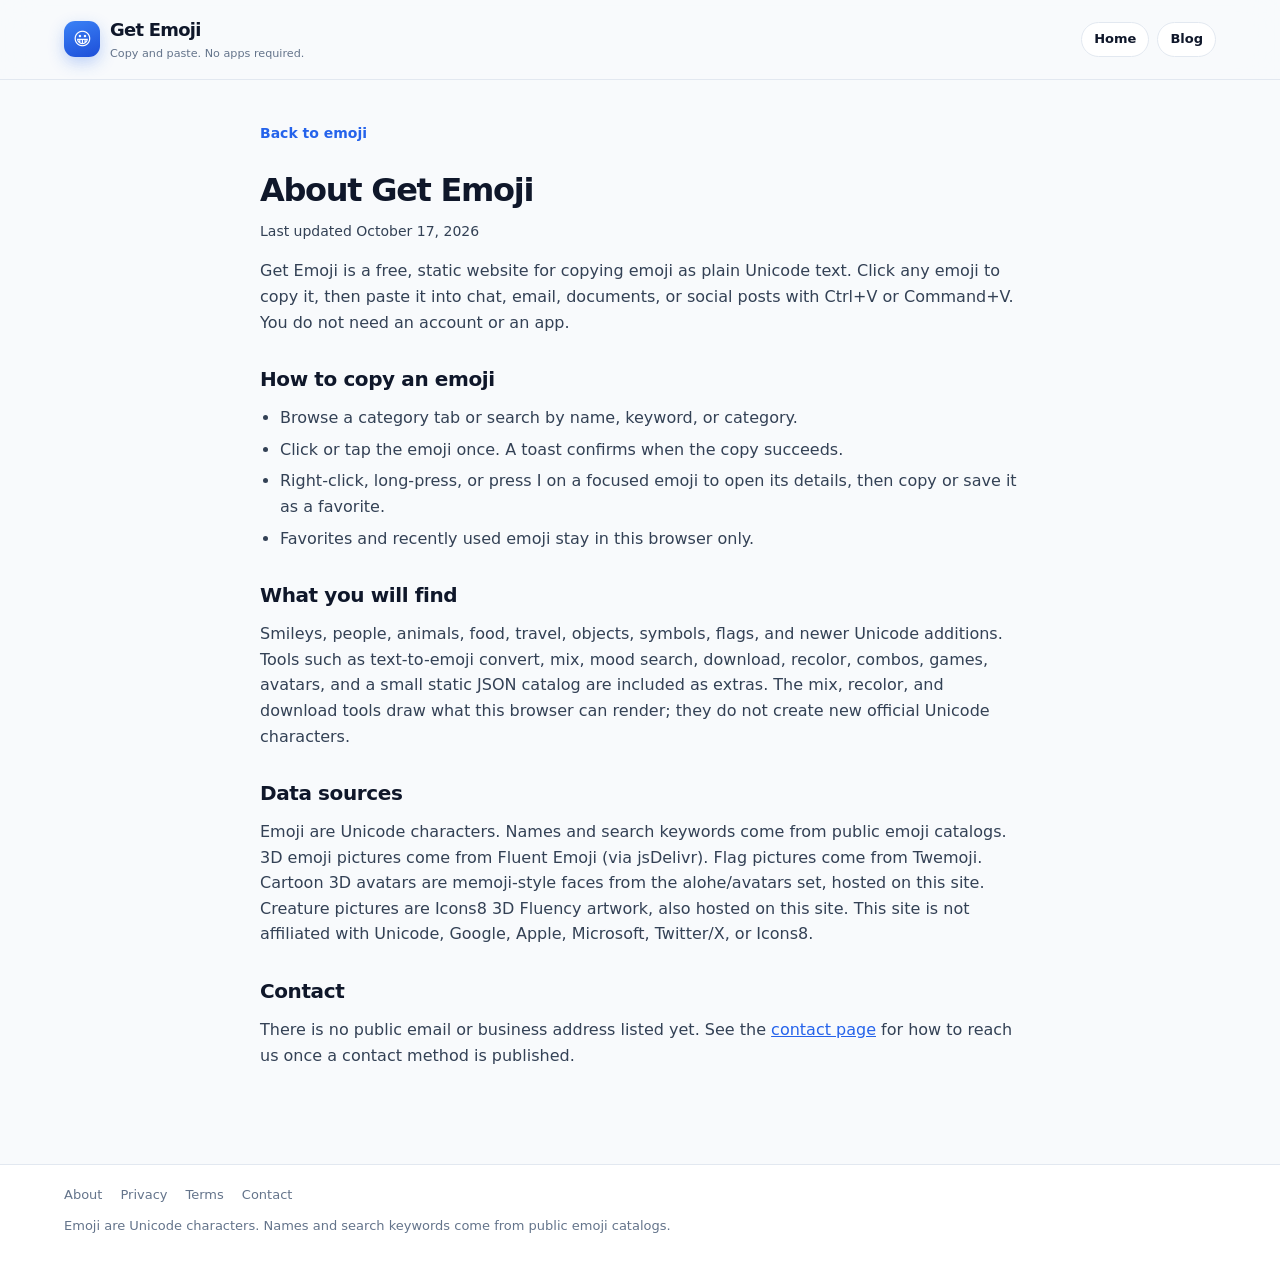
<file: about.html>
<!DOCTYPE html>
<html lang="en">
<head>
  <meta charset="UTF-8" />
  <meta name="viewport" content="width=device-width, initial-scale=1" />
  <title>About Get Emoji — Copy and Paste Emoji</title>
  <meta name="description" content="Get Emoji is a free emoji copy-and-paste site. Click any emoji to copy it. No apps or accounts required." />
  <meta name="robots" content="index, follow, max-image-preview:large" />
  <meta name="author" content="Get Emoji" />
  <link rel="canonical" href="https://libraryequipment90-beep.github.io/emoji-hub/about.html" />
  <meta property="og:type" content="website" />
  <meta property="og:site_name" content="Get Emoji" />
  <meta property="og:title" content="About Get Emoji" />
  <meta property="og:description" content="Get Emoji is a free emoji copy-and-paste site. Click any emoji to copy it. No apps or accounts required." />
  <meta property="og:url" content="https://libraryequipment90-beep.github.io/emoji-hub/about.html" />
  <meta property="og:image" content="https://libraryequipment90-beep.github.io/emoji-hub/og-image.png" />
  <meta name="twitter:card" content="summary_large_image" />
  <meta name="twitter:title" content="About Get Emoji" />
  <meta name="twitter:description" content="Get Emoji is a free emoji copy-and-paste site. Click any emoji to copy it. No apps or accounts required." />
  <meta name="twitter:image" content="https://libraryequipment90-beep.github.io/emoji-hub/og-image.png" />
  <link rel="stylesheet" href="legal.css" />
  <link rel="icon" href="data:image/svg+xml,<svg xmlns='http://www.w3.org/2000/svg' viewBox='0 0 100 100'><text y='.9em' font-size='90'>😀</text></svg>" />
</head>
<body>
  <header>
    <div class="wrap">
      <div class="topbar">
        <a class="brand" href="index.html">
          <div class="logo" aria-hidden="true">😀</div>
          <div>Get Emoji<small>Copy and paste. No apps required.</small></div>
        </a>
        <nav class="nav-links">
          <a href="index.html">Home</a>
          <a href="index.html#blog">Blog</a>
        </nav>
      </div>
    </div>
  </header>
  <main class="wrap">
    <article class="post">
      <a class="back" href="index.html">Back to emoji</a>
      <h1>About Get Emoji</h1>
      <p class="meta">Last updated October 17, 2026</p>
      <p>Get Emoji is a free, static website for copying emoji as plain Unicode text. Click any emoji to copy it, then paste it into chat, email, documents, or social posts with Ctrl+V or Command+V. You do not need an account or an app.</p>
      <h2>How to copy an emoji</h2>
      <ul>
        <li>Browse a category tab or search by name, keyword, or category.</li>
        <li>Click or tap the emoji once. A toast confirms when the copy succeeds.</li>
        <li>Right-click, long-press, or press I on a focused emoji to open its details, then copy or save it as a favorite.</li>
        <li>Favorites and recently used emoji stay in this browser only.</li>
      </ul>
      <h2>What you will find</h2>
      <p>Smileys, people, animals, food, travel, objects, symbols, flags, and newer Unicode additions. Tools such as text-to-emoji convert, mix, mood search, download, recolor, combos, games, avatars, and a small static JSON catalog are included as extras. The mix, recolor, and download tools draw what this browser can render; they do not create new official Unicode characters.</p>
      <h2>Data sources</h2>
      <p>Emoji are Unicode characters. Names and search keywords come from public emoji catalogs. 3D emoji pictures come from Fluent Emoji (via jsDelivr). Flag pictures come from Twemoji. Cartoon 3D avatars are memoji-style faces from the alohe/avatars set, hosted on this site. Creature pictures are Icons8 3D Fluency artwork, also hosted on this site. This site is not affiliated with Unicode, Google, Apple, Microsoft, Twitter/X, or Icons8.</p>
      <h2>Contact</h2>
      <p>There is no public email or business address listed yet. See the <a href="contact.html" style="color:var(--gold);text-decoration:underline">contact page</a> for how to reach us once a contact method is published.</p>
    </article>
  </main>
  <footer>
    <div class="wrap">
      <nav class="footer-nav" aria-label="Site information">
        <a href="about.html">About</a>
        <a href="privacy.html">Privacy</a>
        <a href="terms.html">Terms</a>
        <a href="contact.html">Contact</a>
      </nav>
      Emoji are Unicode characters. Names and search keywords come from public emoji catalogs.
    </div>
  </footer>
</body>
</html>
</file>
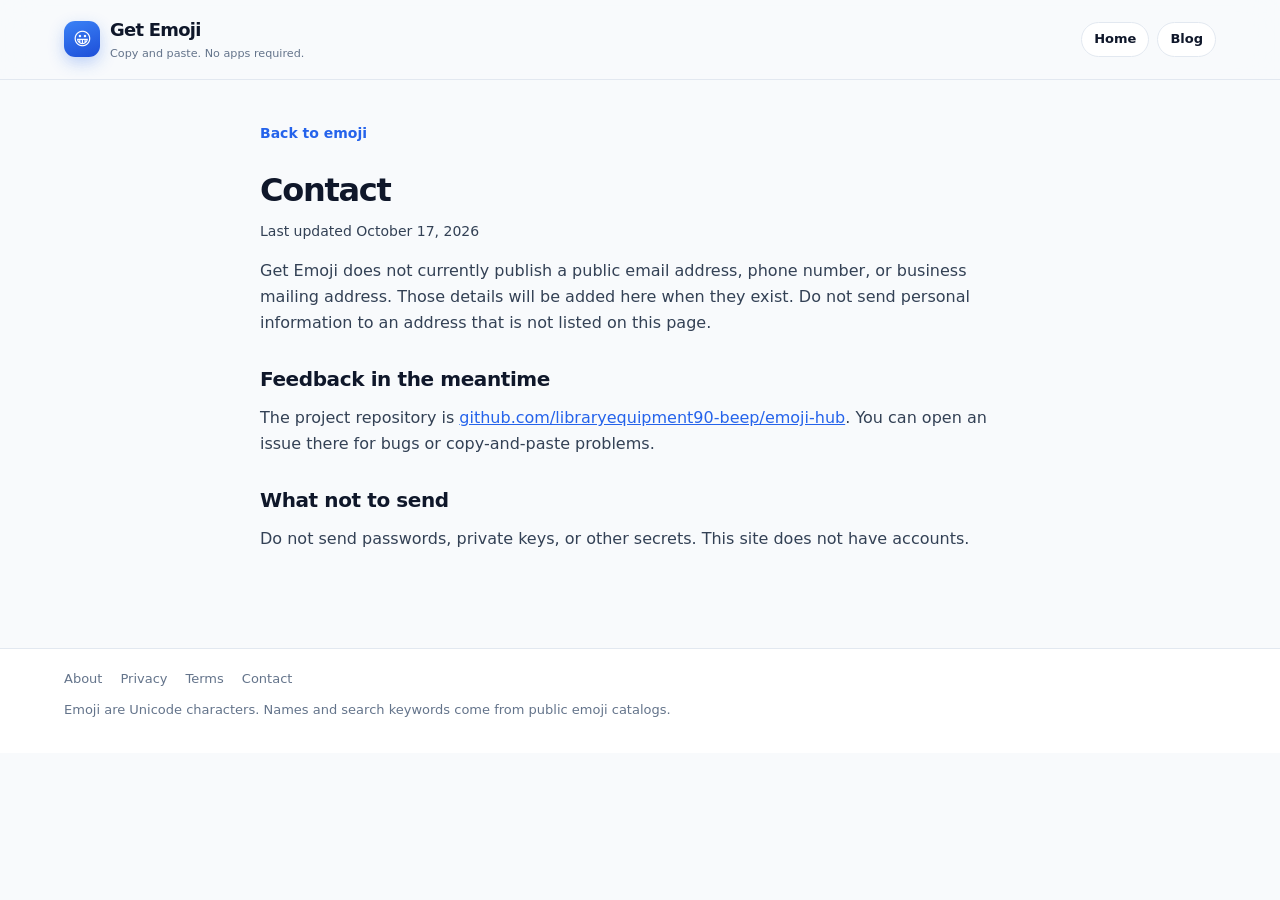
<file: contact.html>
<!DOCTYPE html>
<html lang="en">
<head>
  <meta charset="UTF-8" />
  <meta name="viewport" content="width=device-width, initial-scale=1" />
  <title>Contact — Get Emoji</title>
  <meta name="description" content="How to reach Get Emoji. A public contact email is not published yet." />
  <meta name="robots" content="index, follow" />
  <meta name="author" content="Get Emoji" />
  <link rel="canonical" href="https://libraryequipment90-beep.github.io/emoji-hub/contact.html" />
  <meta property="og:type" content="website" />
  <meta property="og:site_name" content="Get Emoji" />
  <meta property="og:title" content="Contact — Get Emoji" />
  <meta property="og:description" content="How to reach Get Emoji. A public contact email is not published yet." />
  <meta property="og:url" content="https://libraryequipment90-beep.github.io/emoji-hub/contact.html" />
  <meta property="og:image" content="https://libraryequipment90-beep.github.io/emoji-hub/og-image.png" />
  <meta name="twitter:card" content="summary_large_image" />
  <meta name="twitter:title" content="Contact — Get Emoji" />
  <meta name="twitter:description" content="How to reach Get Emoji. A public contact email is not published yet." />
  <meta name="twitter:image" content="https://libraryequipment90-beep.github.io/emoji-hub/og-image.png" />
  <link rel="stylesheet" href="legal.css" />
  <link rel="icon" href="data:image/svg+xml,<svg xmlns='http://www.w3.org/2000/svg' viewBox='0 0 100 100'><text y='.9em' font-size='90'>😀</text></svg>" />
</head>
<body>
  <header>
    <div class="wrap">
      <div class="topbar">
        <a class="brand" href="index.html">
          <div class="logo" aria-hidden="true">😀</div>
          <div>Get Emoji<small>Copy and paste. No apps required.</small></div>
        </a>
        <nav class="nav-links">
          <a href="index.html">Home</a>
          <a href="index.html#blog">Blog</a>
        </nav>
      </div>
    </div>
  </header>
  <main class="wrap">
    <article class="post">
      <a class="back" href="index.html">Back to emoji</a>
      <h1>Contact</h1>
      <p class="meta">Last updated October 17, 2026</p>
      <p>Get Emoji does not currently publish a public email address, phone number, or business mailing address. Those details will be added here when they exist. Do not send personal information to an address that is not listed on this page.</p>
      <h2>Feedback in the meantime</h2>
      <p>The project repository is <a href="https://github.com/libraryequipment90-beep/emoji-hub" style="color:var(--gold);text-decoration:underline" rel="noopener noreferrer">github.com/libraryequipment90-beep/emoji-hub</a>. You can open an issue there for bugs or copy-and-paste problems.</p>
      <h2>What not to send</h2>
      <p>Do not send passwords, private keys, or other secrets. This site does not have accounts.</p>
    </article>
  </main>
  <footer>
    <div class="wrap">
      <nav class="footer-nav" aria-label="Site information">
        <a href="about.html">About</a>
        <a href="privacy.html">Privacy</a>
        <a href="terms.html">Terms</a>
        <a href="contact.html">Contact</a>
      </nav>
      Emoji are Unicode characters. Names and search keywords come from public emoji catalogs.
    </div>
  </footer>
</body>
</html>
</file>
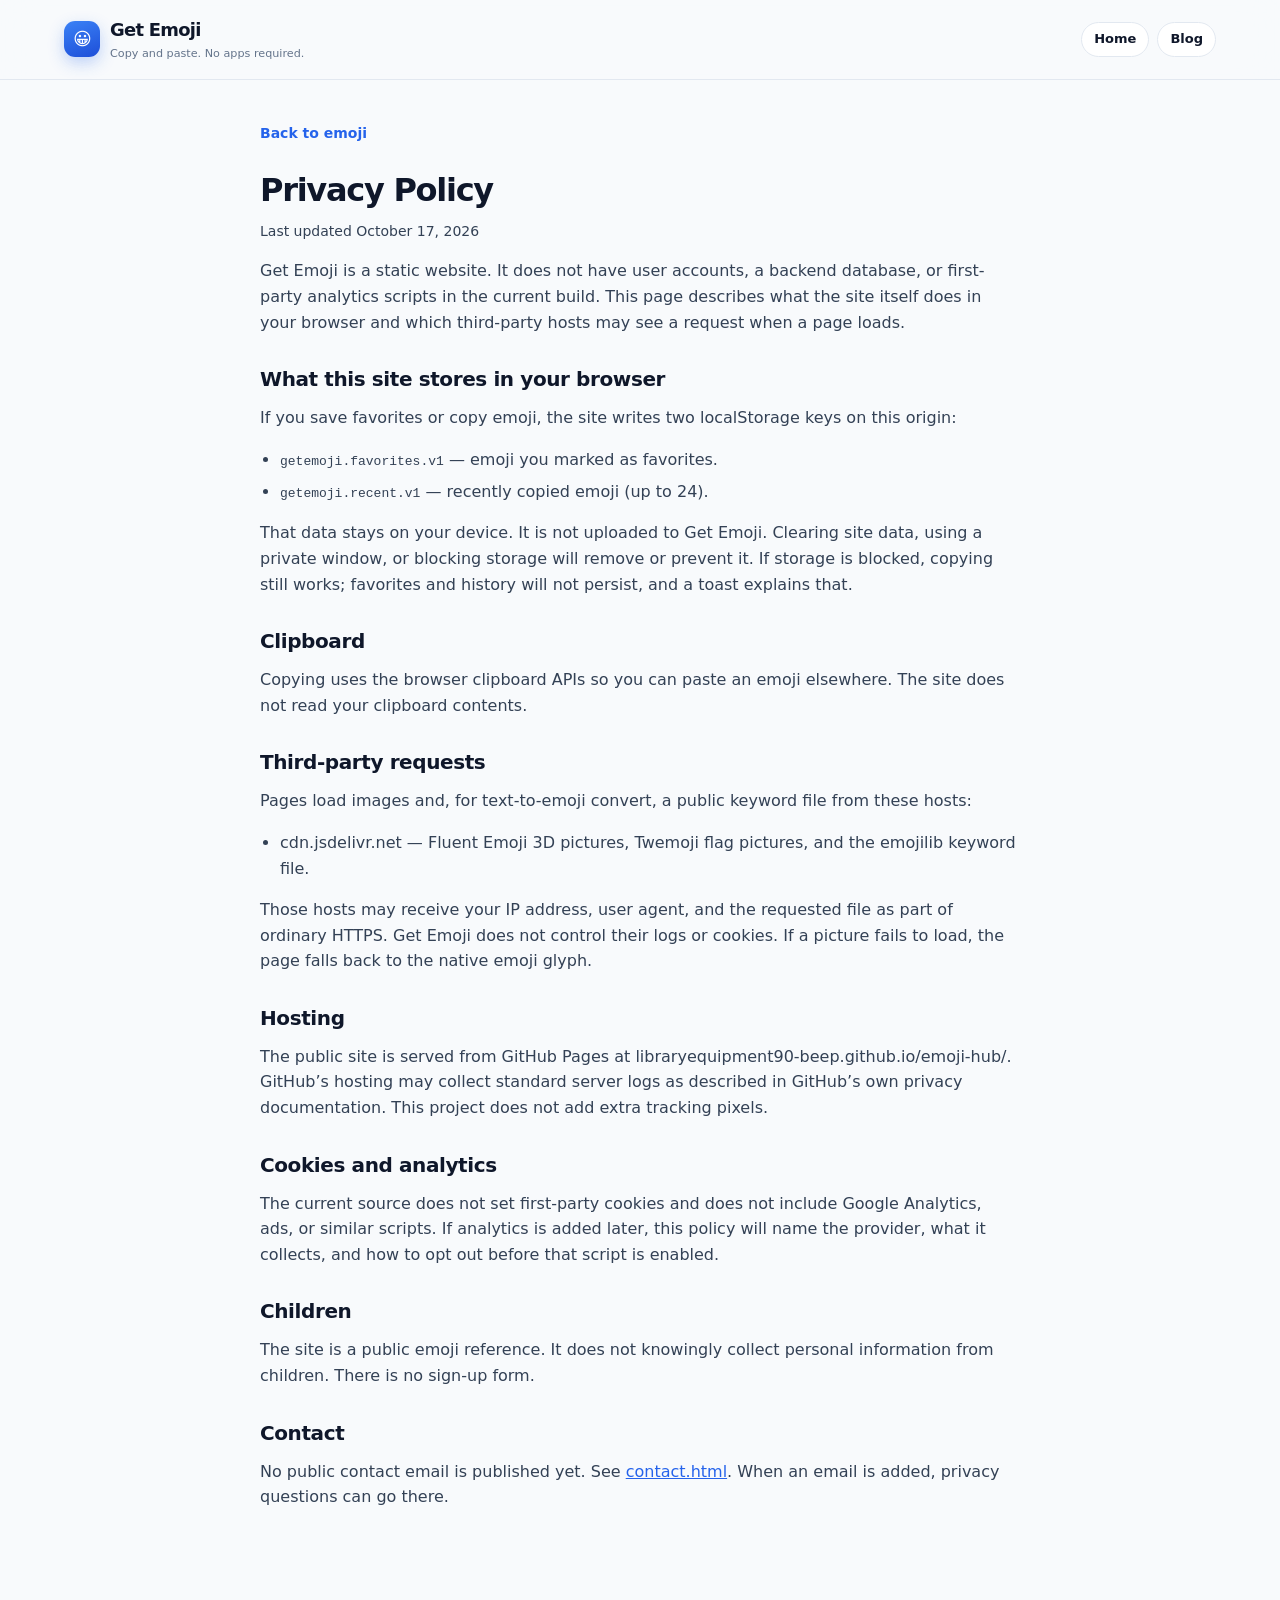
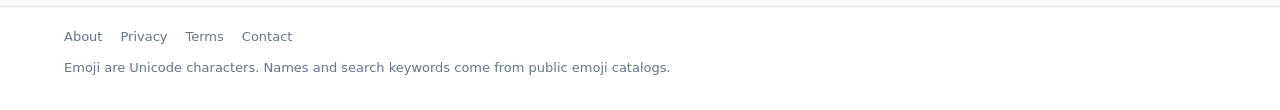
<file: privacy.html>
<!DOCTYPE html>
<html lang="en">
<head>
  <meta charset="UTF-8" />
  <meta name="viewport" content="width=device-width, initial-scale=1" />
  <title>Privacy Policy — Get Emoji</title>
  <meta name="description" content="How Get Emoji handles local browser storage, third-party image hosts, and the absence of accounts or analytics by default." />
  <meta name="robots" content="index, follow" />
  <meta name="author" content="Get Emoji" />
  <link rel="canonical" href="https://libraryequipment90-beep.github.io/emoji-hub/privacy.html" />
  <meta property="og:type" content="website" />
  <meta property="og:site_name" content="Get Emoji" />
  <meta property="og:title" content="Privacy Policy — Get Emoji" />
  <meta property="og:description" content="How Get Emoji handles local browser storage, third-party image hosts, and the absence of accounts or analytics by default." />
  <meta property="og:url" content="https://libraryequipment90-beep.github.io/emoji-hub/privacy.html" />
  <meta property="og:image" content="https://libraryequipment90-beep.github.io/emoji-hub/og-image.png" />
  <meta name="twitter:card" content="summary_large_image" />
  <meta name="twitter:title" content="Privacy Policy — Get Emoji" />
  <meta name="twitter:description" content="How Get Emoji handles local browser storage, third-party image hosts, and the absence of accounts or analytics by default." />
  <meta name="twitter:image" content="https://libraryequipment90-beep.github.io/emoji-hub/og-image.png" />
  <link rel="stylesheet" href="legal.css" />
  <link rel="icon" href="data:image/svg+xml,<svg xmlns='http://www.w3.org/2000/svg' viewBox='0 0 100 100'><text y='.9em' font-size='90'>😀</text></svg>" />
</head>
<body>
  <header>
    <div class="wrap">
      <div class="topbar">
        <a class="brand" href="index.html">
          <div class="logo" aria-hidden="true">😀</div>
          <div>Get Emoji<small>Copy and paste. No apps required.</small></div>
        </a>
        <nav class="nav-links">
          <a href="index.html">Home</a>
          <a href="index.html#blog">Blog</a>
        </nav>
      </div>
    </div>
  </header>
  <main class="wrap">
    <article class="post">
      <a class="back" href="index.html">Back to emoji</a>
      <h1>Privacy Policy</h1>
      <p class="meta">Last updated October 17, 2026</p>
      <p>Get Emoji is a static website. It does not have user accounts, a backend database, or first-party analytics scripts in the current build. This page describes what the site itself does in your browser and which third-party hosts may see a request when a page loads.</p>
      <h2>What this site stores in your browser</h2>
      <p>If you save favorites or copy emoji, the site writes two localStorage keys on this origin:</p>
      <ul>
        <li><code>getemoji.favorites.v1</code> — emoji you marked as favorites.</li>
        <li><code>getemoji.recent.v1</code> — recently copied emoji (up to 24).</li>
      </ul>
      <p>That data stays on your device. It is not uploaded to Get Emoji. Clearing site data, using a private window, or blocking storage will remove or prevent it. If storage is blocked, copying still works; favorites and history will not persist, and a toast explains that.</p>
      <h2>Clipboard</h2>
      <p>Copying uses the browser clipboard APIs so you can paste an emoji elsewhere. The site does not read your clipboard contents.</p>
      <h2>Third-party requests</h2>
      <p>Pages load images and, for text-to-emoji convert, a public keyword file from these hosts:</p>
      <ul>
        <li>cdn.jsdelivr.net — Fluent Emoji 3D pictures, Twemoji flag pictures, and the emojilib keyword file.</li>
      </ul>
      <p>Those hosts may receive your IP address, user agent, and the requested file as part of ordinary HTTPS. Get Emoji does not control their logs or cookies. If a picture fails to load, the page falls back to the native emoji glyph.</p>
      <h2>Hosting</h2>
      <p>The public site is served from GitHub Pages at libraryequipment90-beep.github.io/emoji-hub/. GitHub’s hosting may collect standard server logs as described in GitHub’s own privacy documentation. This project does not add extra tracking pixels.</p>
      <h2>Cookies and analytics</h2>
      <p>The current source does not set first-party cookies and does not include Google Analytics, ads, or similar scripts. If analytics is added later, this policy will name the provider, what it collects, and how to opt out before that script is enabled.</p>
      <h2>Children</h2>
      <p>The site is a public emoji reference. It does not knowingly collect personal information from children. There is no sign-up form.</p>
      <h2>Contact</h2>
      <p>No public contact email is published yet. See <a href="contact.html" style="color:var(--gold);text-decoration:underline">contact.html</a>. When an email is added, privacy questions can go there.</p>
    </article>
  </main>
  <footer>
    <div class="wrap">
      <nav class="footer-nav" aria-label="Site information">
        <a href="about.html">About</a>
        <a href="privacy.html">Privacy</a>
        <a href="terms.html">Terms</a>
        <a href="contact.html">Contact</a>
      </nav>
      Emoji are Unicode characters. Names and search keywords come from public emoji catalogs.
    </div>
  </footer>
</body>
</html>
</file>
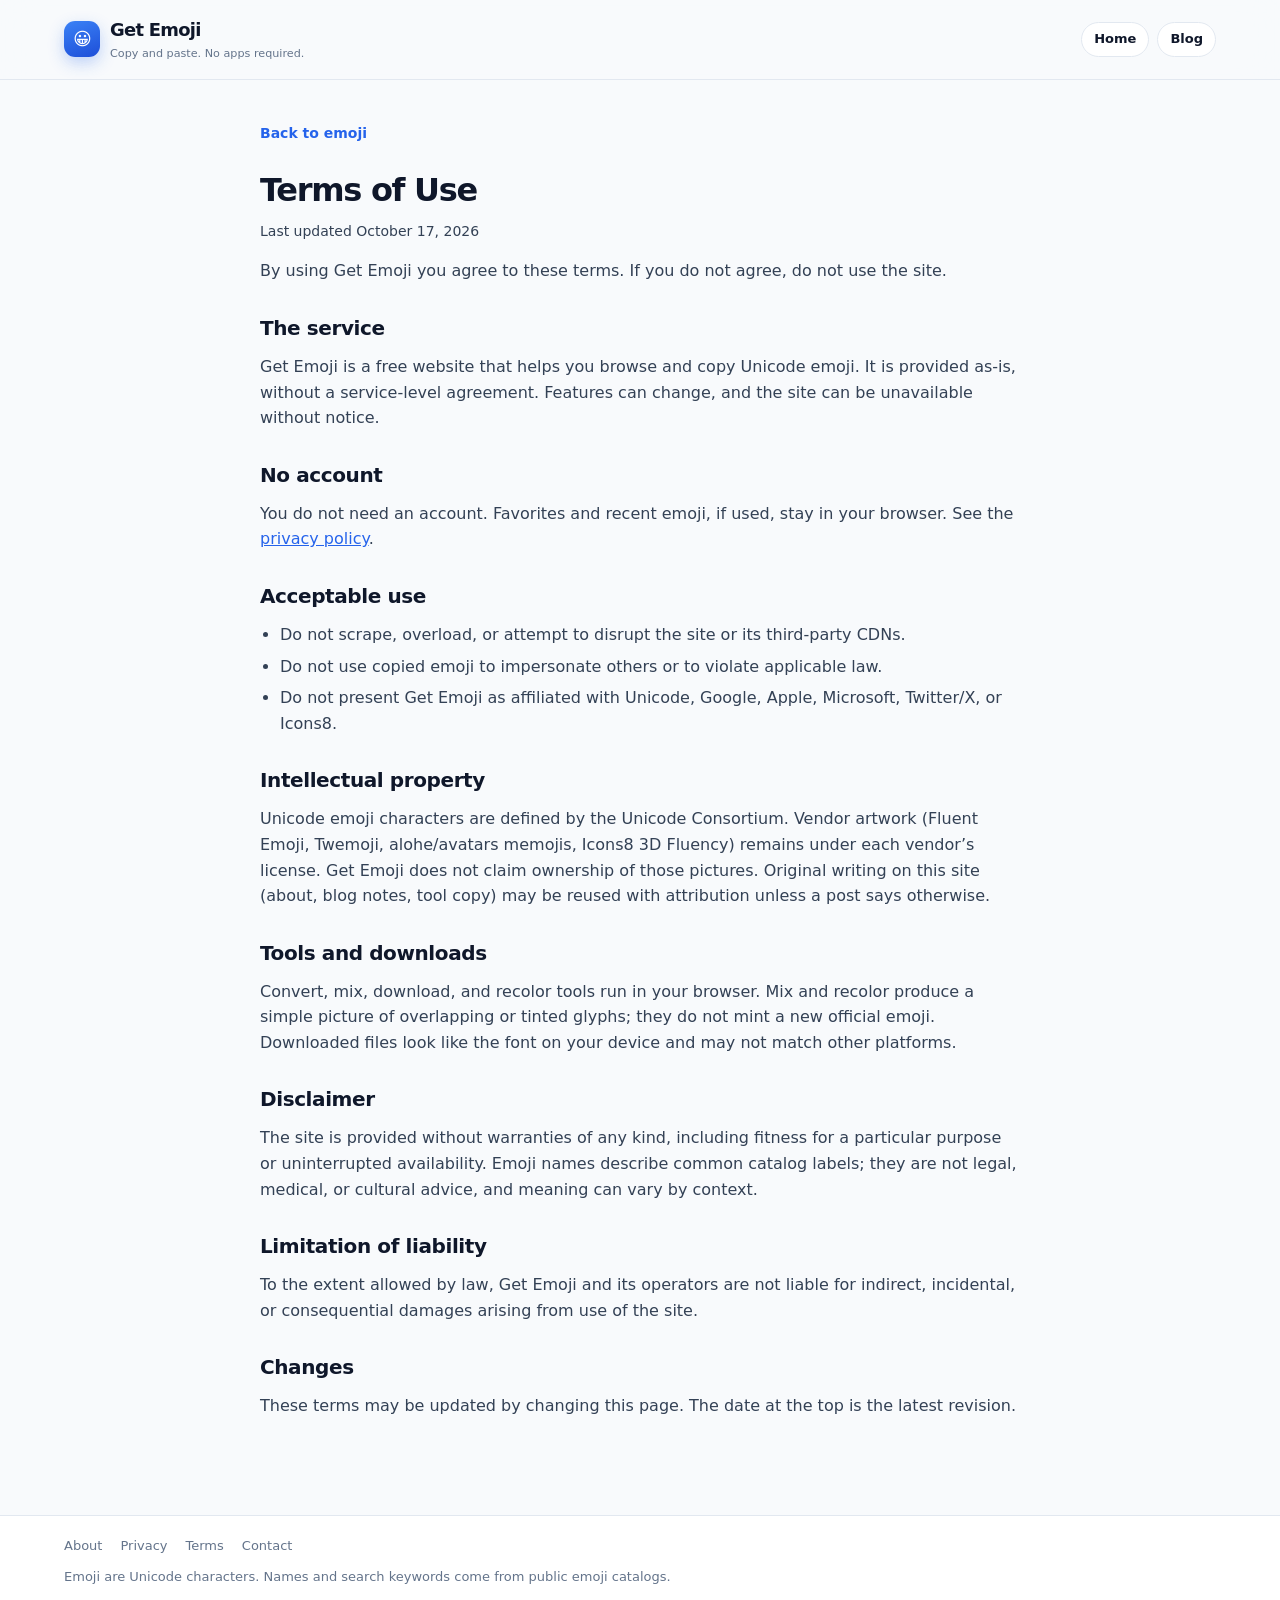
<file: terms.html>
<!DOCTYPE html>
<html lang="en">
<head>
  <meta charset="UTF-8" />
  <meta name="viewport" content="width=device-width, initial-scale=1" />
  <title>Terms of Use — Get Emoji</title>
  <meta name="description" content="Terms for using Get Emoji, a free static emoji copy-and-paste website." />
  <meta name="robots" content="index, follow" />
  <meta name="author" content="Get Emoji" />
  <link rel="canonical" href="https://libraryequipment90-beep.github.io/emoji-hub/terms.html" />
  <meta property="og:type" content="website" />
  <meta property="og:site_name" content="Get Emoji" />
  <meta property="og:title" content="Terms of Use — Get Emoji" />
  <meta property="og:description" content="Terms for using Get Emoji, a free static emoji copy-and-paste website." />
  <meta property="og:url" content="https://libraryequipment90-beep.github.io/emoji-hub/terms.html" />
  <meta property="og:image" content="https://libraryequipment90-beep.github.io/emoji-hub/og-image.png" />
  <meta name="twitter:card" content="summary_large_image" />
  <meta name="twitter:title" content="Terms of Use — Get Emoji" />
  <meta name="twitter:description" content="Terms for using Get Emoji, a free static emoji copy-and-paste website." />
  <meta name="twitter:image" content="https://libraryequipment90-beep.github.io/emoji-hub/og-image.png" />
  <link rel="stylesheet" href="legal.css" />
  <link rel="icon" href="data:image/svg+xml,<svg xmlns='http://www.w3.org/2000/svg' viewBox='0 0 100 100'><text y='.9em' font-size='90'>😀</text></svg>" />
</head>
<body>
  <header>
    <div class="wrap">
      <div class="topbar">
        <a class="brand" href="index.html">
          <div class="logo" aria-hidden="true">😀</div>
          <div>Get Emoji<small>Copy and paste. No apps required.</small></div>
        </a>
        <nav class="nav-links">
          <a href="index.html">Home</a>
          <a href="index.html#blog">Blog</a>
        </nav>
      </div>
    </div>
  </header>
  <main class="wrap">
    <article class="post">
      <a class="back" href="index.html">Back to emoji</a>
      <h1>Terms of Use</h1>
      <p class="meta">Last updated October 17, 2026</p>
      <p>By using Get Emoji you agree to these terms. If you do not agree, do not use the site.</p>
      <h2>The service</h2>
      <p>Get Emoji is a free website that helps you browse and copy Unicode emoji. It is provided as-is, without a service-level agreement. Features can change, and the site can be unavailable without notice.</p>
      <h2>No account</h2>
      <p>You do not need an account. Favorites and recent emoji, if used, stay in your browser. See the <a href="privacy.html" style="color:var(--gold);text-decoration:underline">privacy policy</a>.</p>
      <h2>Acceptable use</h2>
      <ul>
        <li>Do not scrape, overload, or attempt to disrupt the site or its third-party CDNs.</li>
        <li>Do not use copied emoji to impersonate others or to violate applicable law.</li>
        <li>Do not present Get Emoji as affiliated with Unicode, Google, Apple, Microsoft, Twitter/X, or Icons8.</li>
      </ul>
      <h2>Intellectual property</h2>
      <p>Unicode emoji characters are defined by the Unicode Consortium. Vendor artwork (Fluent Emoji, Twemoji, alohe/avatars memojis, Icons8 3D Fluency) remains under each vendor’s license. Get Emoji does not claim ownership of those pictures. Original writing on this site (about, blog notes, tool copy) may be reused with attribution unless a post says otherwise.</p>
      <h2>Tools and downloads</h2>
      <p>Convert, mix, download, and recolor tools run in your browser. Mix and recolor produce a simple picture of overlapping or tinted glyphs; they do not mint a new official emoji. Downloaded files look like the font on your device and may not match other platforms.</p>
      <h2>Disclaimer</h2>
      <p>The site is provided without warranties of any kind, including fitness for a particular purpose or uninterrupted availability. Emoji names describe common catalog labels; they are not legal, medical, or cultural advice, and meaning can vary by context.</p>
      <h2>Limitation of liability</h2>
      <p>To the extent allowed by law, Get Emoji and its operators are not liable for indirect, incidental, or consequential damages arising from use of the site.</p>
      <h2>Changes</h2>
      <p>These terms may be updated by changing this page. The date at the top is the latest revision.</p>
    </article>
  </main>
  <footer>
    <div class="wrap">
      <nav class="footer-nav" aria-label="Site information">
        <a href="about.html">About</a>
        <a href="privacy.html">Privacy</a>
        <a href="terms.html">Terms</a>
        <a href="contact.html">Contact</a>
      </nav>
      Emoji are Unicode characters. Names and search keywords come from public emoji catalogs.
    </div>
  </footer>
</body>
</html>
</file>
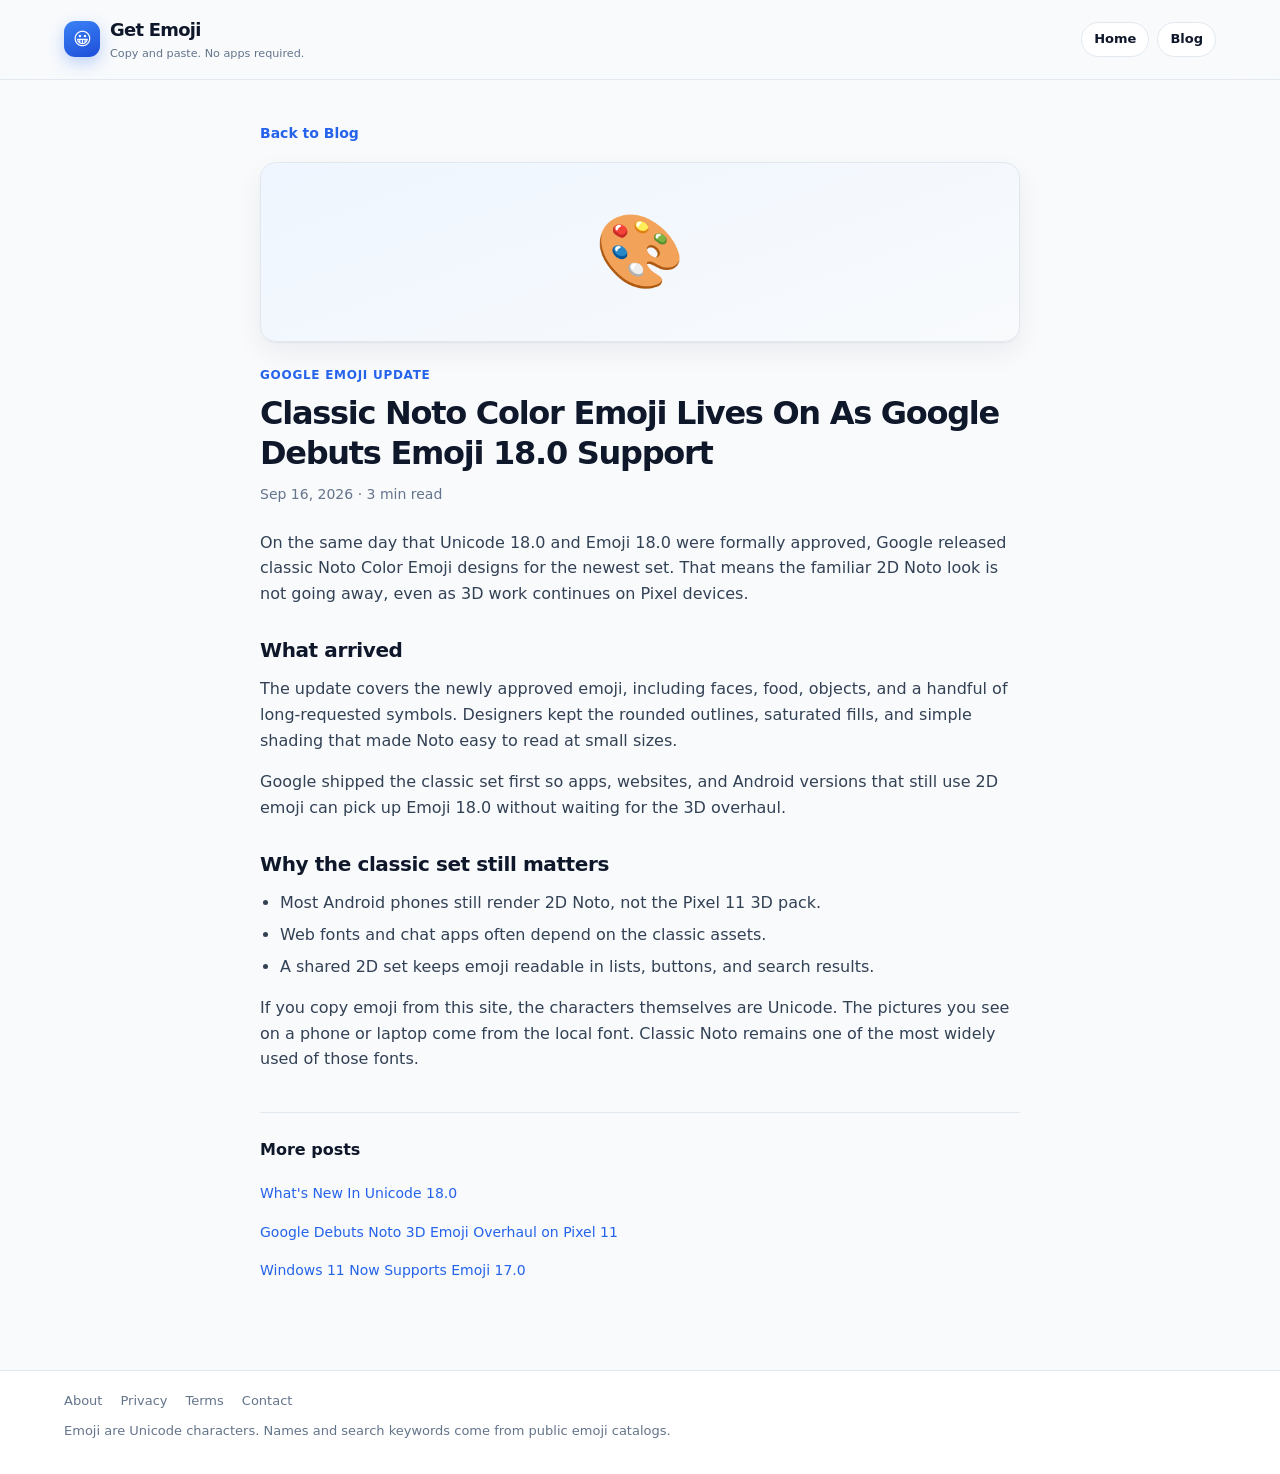
<file: blog/classic-noto-color-emoji.html>
<!DOCTYPE html>
<html lang="en">
<head>
  <meta charset="UTF-8" />
  <meta name="viewport" content="width=device-width, initial-scale=1" />
  <title>Classic Noto Color Emoji Lives On As Google Debuts Emoji 18.0 Support</title>
  <meta name="description" content="Google has released classic Noto Color Emoji designs for Unicode 18.0 and Emoji 18.0." />
  <meta name="robots" content="index, follow, max-image-preview:large" />
  <meta name="author" content="Get Emoji" />
  <link rel="canonical" href="https://libraryequipment90-beep.github.io/emoji-hub/blog/classic-noto-color-emoji.html" />
  <meta property="og:type" content="article" />
  <meta property="og:site_name" content="Get Emoji" />
  <meta property="og:title" content="Classic Noto Color Emoji Lives On As Google Debuts Emoji 18.0 Support" />
  <meta property="og:description" content="Google has released classic Noto Color Emoji designs for Unicode 18.0 and Emoji 18.0." />
  <meta property="og:url" content="https://libraryequipment90-beep.github.io/emoji-hub/blog/classic-noto-color-emoji.html" />
  <meta property="og:image" content="https://libraryequipment90-beep.github.io/emoji-hub/og-image.png" />
  <meta name="twitter:card" content="summary_large_image" />
  <meta name="twitter:title" content="Classic Noto Color Emoji Lives On As Google Debuts Emoji 18.0 Support" />
  <meta name="twitter:description" content="Google has released classic Noto Color Emoji designs for Unicode 18.0 and Emoji 18.0." />
  <meta name="twitter:image" content="https://libraryequipment90-beep.github.io/emoji-hub/og-image.png" />
  <script type="application/ld+json">
  {
    "@context": "https://schema.org",
    "@type": "BlogPosting",
    "headline": "Classic Noto Color Emoji Lives On As Google Debuts Emoji 18.0 Support",
    "description": "Google has released classic Noto Color Emoji designs for Unicode 18.0 and Emoji 18.0.",
    "url": "https://libraryequipment90-beep.github.io/emoji-hub/blog/classic-noto-color-emoji.html",
    "mainEntityOfPage": "https://libraryequipment90-beep.github.io/emoji-hub/blog/classic-noto-color-emoji.html",
    "image": "https://libraryequipment90-beep.github.io/emoji-hub/og-image.png",
    "author": { "@type": "Organization", "name": "Get Emoji" },
    "publisher": { "@type": "Organization", "name": "Get Emoji" }
  }
  </script>
  <script type="application/ld+json">
  {
    "@context": "https://schema.org",
    "@type": "BreadcrumbList",
    "itemListElement": [
      { "@type": "ListItem", "position": 1, "name": "Home", "item": "https://libraryequipment90-beep.github.io/emoji-hub/" },
      { "@type": "ListItem", "position": 2, "name": "Blog", "item": "https://libraryequipment90-beep.github.io/emoji-hub/#blog" },
      { "@type": "ListItem", "position": 3, "name": "Classic Noto Color Emoji Lives On As Google Debuts Emoji 18.0 Support", "item": "https://libraryequipment90-beep.github.io/emoji-hub/blog/classic-noto-color-emoji.html" }
    ]
  }
  </script>
  <link rel="stylesheet" href="blog.css" />
  <link rel="icon" href="data:image/svg+xml,<svg xmlns='http://www.w3.org/2000/svg' viewBox='0 0 100 100'><text y='.9em' font-size='90'>😀</text></svg>" />
</head>
<body>
  <header>
    <div class="wrap">
      <div class="topbar">
        <a class="brand" href="../index.html">
          <div class="logo">😀</div>
          <div>Get Emoji<small>Copy and paste. No apps required.</small></div>
        </a>
        <nav class="nav-links">
          <a href="../index.html">Home</a>
          <a href="../index.html#blog">Blog</a>
        </nav>
      </div>
    </div>
  </header>
  <main class="wrap">
    <article class="post">
      <a class="back" href="../index.html#blog">Back to Blog</a>
      <div class="cover" aria-hidden="true">🎨</div>
      <div class="tag">Google Emoji Update</div>
      <h1>Classic Noto Color Emoji Lives On As Google Debuts Emoji 18.0 Support</h1>
      <div class="meta">Sep 16, 2026 · 3 min read</div>
      <p>On the same day that Unicode 18.0 and Emoji 18.0 were formally approved, Google released classic Noto Color Emoji designs for the newest set. That means the familiar 2D Noto look is not going away, even as 3D work continues on Pixel devices.</p>
      <h2>What arrived</h2>
      <p>The update covers the newly approved emoji, including faces, food, objects, and a handful of long-requested symbols. Designers kept the rounded outlines, saturated fills, and simple shading that made Noto easy to read at small sizes.</p>
      <p>Google shipped the classic set first so apps, websites, and Android versions that still use 2D emoji can pick up Emoji 18.0 without waiting for the 3D overhaul.</p>
      <h2>Why the classic set still matters</h2>
      <ul>
        <li>Most Android phones still render 2D Noto, not the Pixel 11 3D pack.</li>
        <li>Web fonts and chat apps often depend on the classic assets.</li>
        <li>A shared 2D set keeps emoji readable in lists, buttons, and search results.</li>
      </ul>
      <p>If you copy emoji from this site, the characters themselves are Unicode. The pictures you see on a phone or laptop come from the local font. Classic Noto remains one of the most widely used of those fonts.</p>
      <div class="more">
        <h3>More posts</h3>
        <a href="unicode-18.html">What's New In Unicode 18.0</a>
        <a href="noto-3d-pixel-11.html">Google Debuts Noto 3D Emoji Overhaul on Pixel 11</a>
        <a href="windows-11-emoji-17.html">Windows 11 Now Supports Emoji 17.0</a>
      </div>
    </article>
  </main>
  <footer>
    <div class="wrap">
      <nav class="footer-nav" aria-label="Site information">
        <a href="../about.html">About</a>
        <a href="../privacy.html">Privacy</a>
        <a href="../terms.html">Terms</a>
        <a href="../contact.html">Contact</a>
      </nav>
      Emoji are Unicode characters. Names and search keywords come from public emoji catalogs.
    </div>
  </footer>
</body>
</html>
</file>
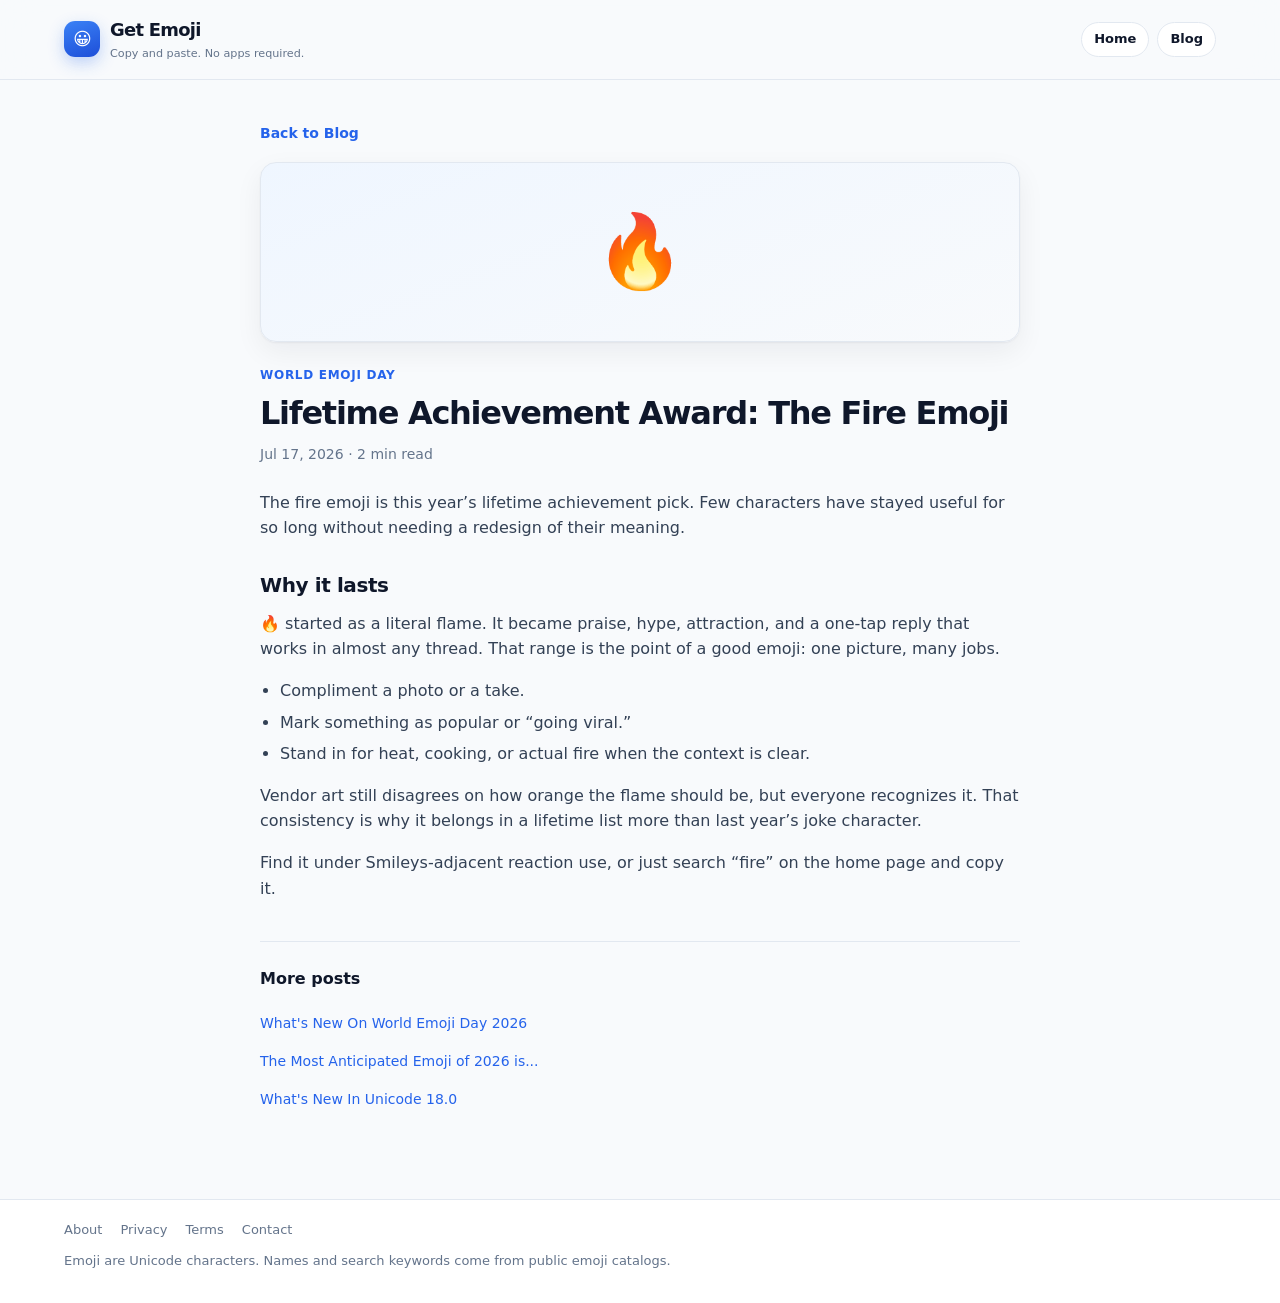
<file: blog/fire-emoji-lifetime-award.html>
<!DOCTYPE html>
<html lang="en">
<head>
  <meta charset="UTF-8" />
  <meta name="viewport" content="width=device-width, initial-scale=1" />
  <title>Lifetime Achievement Award: The Fire Emoji</title>
  <meta name="description" content="The fire emoji takes this year’s lifetime achievement award for staying useful in almost every chat." />
  <meta name="robots" content="index, follow, max-image-preview:large" />
  <meta name="author" content="Get Emoji" />
  <link rel="canonical" href="https://libraryequipment90-beep.github.io/emoji-hub/blog/fire-emoji-lifetime-award.html" />
  <meta property="og:type" content="article" />
  <meta property="og:site_name" content="Get Emoji" />
  <meta property="og:title" content="Lifetime Achievement Award: The Fire Emoji" />
  <meta property="og:description" content="The fire emoji takes this year’s lifetime achievement award for staying useful in almost every chat." />
  <meta property="og:url" content="https://libraryequipment90-beep.github.io/emoji-hub/blog/fire-emoji-lifetime-award.html" />
  <meta property="og:image" content="https://libraryequipment90-beep.github.io/emoji-hub/og-image.png" />
  <meta name="twitter:card" content="summary_large_image" />
  <meta name="twitter:title" content="Lifetime Achievement Award: The Fire Emoji" />
  <meta name="twitter:description" content="The fire emoji takes this year’s lifetime achievement award for staying useful in almost every chat." />
  <meta name="twitter:image" content="https://libraryequipment90-beep.github.io/emoji-hub/og-image.png" />
  <script type="application/ld+json">
  {
    "@context": "https://schema.org",
    "@type": "BlogPosting",
    "headline": "Lifetime Achievement Award: The Fire Emoji",
    "description": "The fire emoji takes this year’s lifetime achievement award for staying useful in almost every chat.",
    "url": "https://libraryequipment90-beep.github.io/emoji-hub/blog/fire-emoji-lifetime-award.html",
    "mainEntityOfPage": "https://libraryequipment90-beep.github.io/emoji-hub/blog/fire-emoji-lifetime-award.html",
    "image": "https://libraryequipment90-beep.github.io/emoji-hub/og-image.png",
    "author": { "@type": "Organization", "name": "Get Emoji" },
    "publisher": { "@type": "Organization", "name": "Get Emoji" }
  }
  </script>
  <script type="application/ld+json">
  {
    "@context": "https://schema.org",
    "@type": "BreadcrumbList",
    "itemListElement": [
      { "@type": "ListItem", "position": 1, "name": "Home", "item": "https://libraryequipment90-beep.github.io/emoji-hub/" },
      { "@type": "ListItem", "position": 2, "name": "Blog", "item": "https://libraryequipment90-beep.github.io/emoji-hub/#blog" },
      { "@type": "ListItem", "position": 3, "name": "Lifetime Achievement Award: The Fire Emoji", "item": "https://libraryequipment90-beep.github.io/emoji-hub/blog/fire-emoji-lifetime-award.html" }
    ]
  }
  </script>
  <link rel="stylesheet" href="blog.css" />
  <link rel="icon" href="data:image/svg+xml,<svg xmlns='http://www.w3.org/2000/svg' viewBox='0 0 100 100'><text y='.9em' font-size='90'>😀</text></svg>" />
</head>
<body>
  <header>
    <div class="wrap">
      <div class="topbar">
        <a class="brand" href="../index.html">
          <div class="logo">😀</div>
          <div>Get Emoji<small>Copy and paste. No apps required.</small></div>
        </a>
        <nav class="nav-links">
          <a href="../index.html">Home</a>
          <a href="../index.html#blog">Blog</a>
        </nav>
      </div>
    </div>
  </header>
  <main class="wrap">
    <article class="post">
      <a class="back" href="../index.html#blog">Back to Blog</a>
      <div class="cover" aria-hidden="true">🔥</div>
      <div class="tag">World Emoji Day</div>
      <h1>Lifetime Achievement Award: The Fire Emoji</h1>
      <div class="meta">Jul 17, 2026 · 2 min read</div>
      <p>The fire emoji is this year’s lifetime achievement pick. Few characters have stayed useful for so long without needing a redesign of their meaning.</p>
      <h2>Why it lasts</h2>
      <p>🔥 started as a literal flame. It became praise, hype, attraction, and a one-tap reply that works in almost any thread. That range is the point of a good emoji: one picture, many jobs.</p>
      <ul>
        <li>Compliment a photo or a take.</li>
        <li>Mark something as popular or “going viral.”</li>
        <li>Stand in for heat, cooking, or actual fire when the context is clear.</li>
      </ul>
      <p>Vendor art still disagrees on how orange the flame should be, but everyone recognizes it. That consistency is why it belongs in a lifetime list more than last year’s joke character.</p>
      <p>Find it under Smileys-adjacent reaction use, or just search “fire” on the home page and copy it.</p>
      <div class="more">
        <h3>More posts</h3>
        <a href="world-emoji-day-2026.html">What's New On World Emoji Day 2026</a>
        <a href="most-anticipated-emoji-2026.html">The Most Anticipated Emoji of 2026 is...</a>
        <a href="unicode-18.html">What's New In Unicode 18.0</a>
      </div>
    </article>
  </main>
  <footer>
    <div class="wrap">
      <nav class="footer-nav" aria-label="Site information">
        <a href="../about.html">About</a>
        <a href="../privacy.html">Privacy</a>
        <a href="../terms.html">Terms</a>
        <a href="../contact.html">Contact</a>
      </nav>
      Emoji are Unicode characters. Names and search keywords come from public emoji catalogs.
    </div>
  </footer>
</body>
</html>
</file>
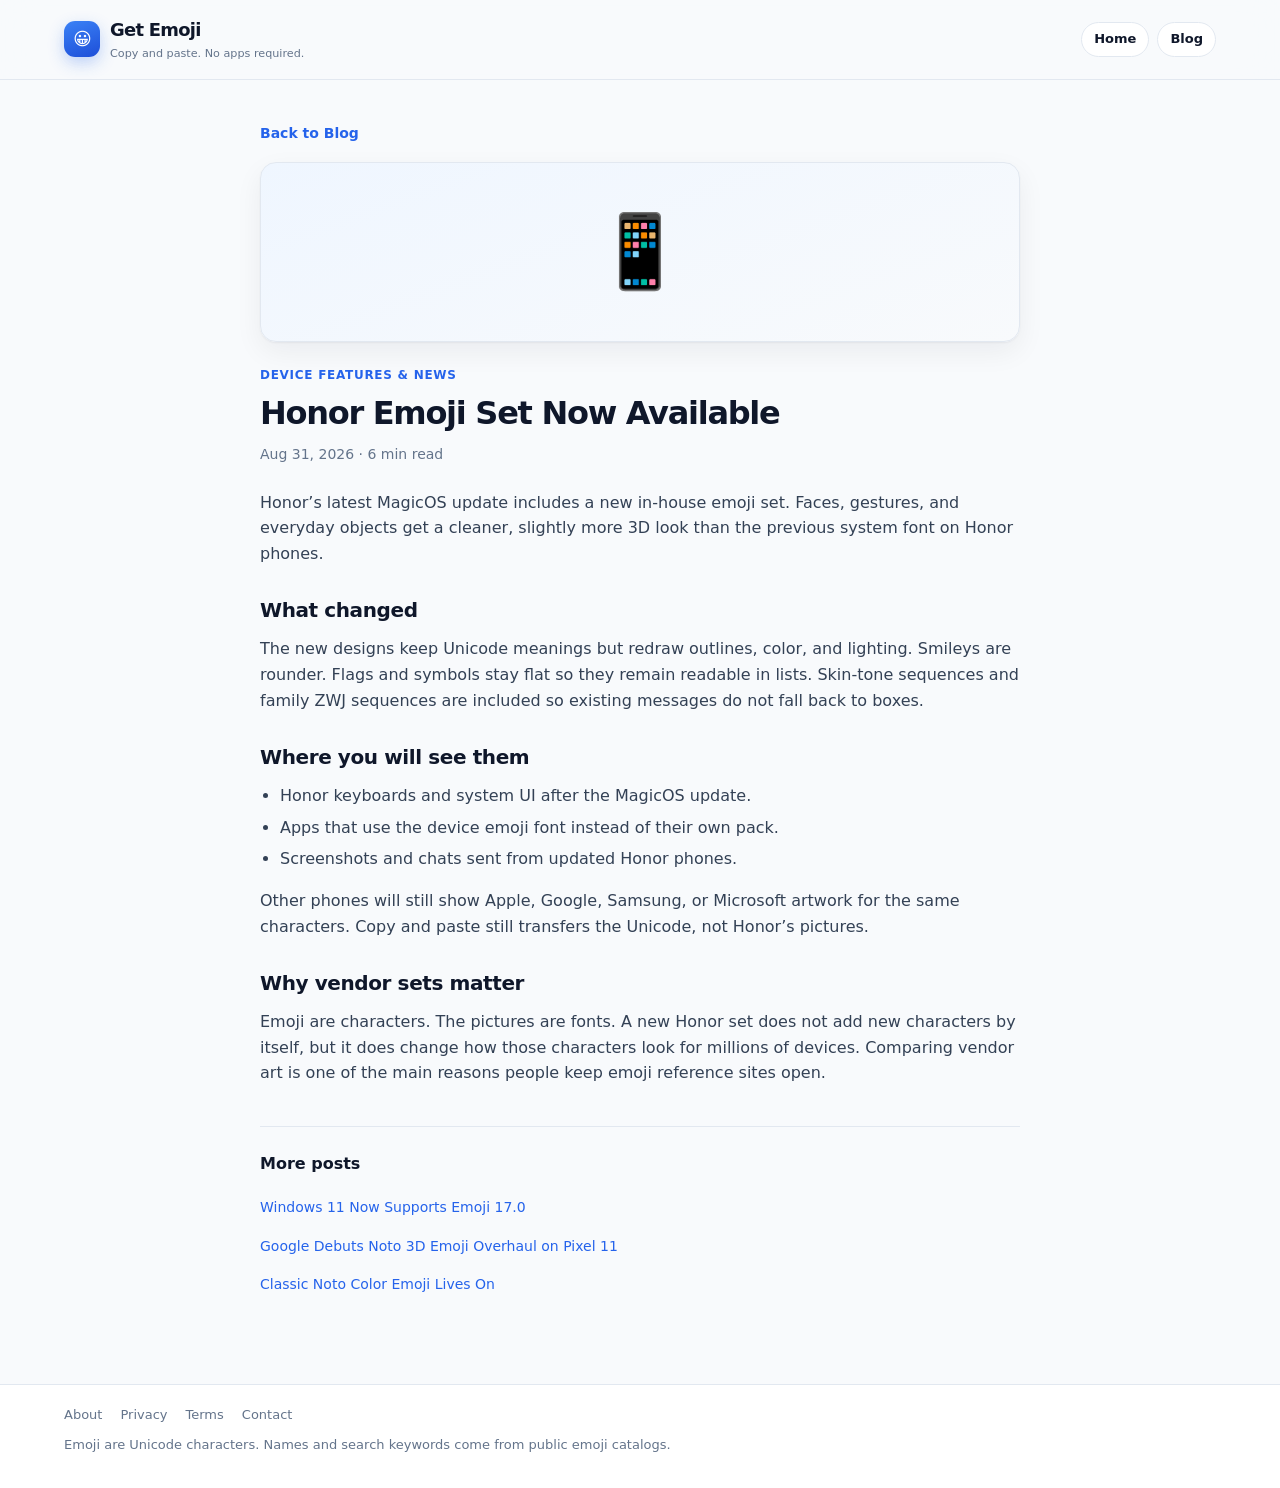
<file: blog/honor-emoji-set.html>
<!DOCTYPE html>
<html lang="en">
<head>
  <meta charset="UTF-8" />
  <meta name="viewport" content="width=device-width, initial-scale=1" />
  <title>Honor Emoji Set Now Available</title>
  <meta name="description" content="Honor’s MagicOS update brings a new in-house emoji set to Honor devices." />
  <meta name="robots" content="index, follow, max-image-preview:large" />
  <meta name="author" content="Get Emoji" />
  <link rel="canonical" href="https://libraryequipment90-beep.github.io/emoji-hub/blog/honor-emoji-set.html" />
  <meta property="og:type" content="article" />
  <meta property="og:site_name" content="Get Emoji" />
  <meta property="og:title" content="Honor Emoji Set Now Available" />
  <meta property="og:description" content="Honor’s MagicOS update brings a new in-house emoji set to Honor devices." />
  <meta property="og:url" content="https://libraryequipment90-beep.github.io/emoji-hub/blog/honor-emoji-set.html" />
  <meta property="og:image" content="https://libraryequipment90-beep.github.io/emoji-hub/og-image.png" />
  <meta name="twitter:card" content="summary_large_image" />
  <meta name="twitter:title" content="Honor Emoji Set Now Available" />
  <meta name="twitter:description" content="Honor’s MagicOS update brings a new in-house emoji set to Honor devices." />
  <meta name="twitter:image" content="https://libraryequipment90-beep.github.io/emoji-hub/og-image.png" />
  <script type="application/ld+json">
  {
    "@context": "https://schema.org",
    "@type": "BlogPosting",
    "headline": "Honor Emoji Set Now Available",
    "description": "Honor’s MagicOS update brings a new in-house emoji set to Honor devices.",
    "url": "https://libraryequipment90-beep.github.io/emoji-hub/blog/honor-emoji-set.html",
    "mainEntityOfPage": "https://libraryequipment90-beep.github.io/emoji-hub/blog/honor-emoji-set.html",
    "image": "https://libraryequipment90-beep.github.io/emoji-hub/og-image.png",
    "author": { "@type": "Organization", "name": "Get Emoji" },
    "publisher": { "@type": "Organization", "name": "Get Emoji" }
  }
  </script>
  <script type="application/ld+json">
  {
    "@context": "https://schema.org",
    "@type": "BreadcrumbList",
    "itemListElement": [
      { "@type": "ListItem", "position": 1, "name": "Home", "item": "https://libraryequipment90-beep.github.io/emoji-hub/" },
      { "@type": "ListItem", "position": 2, "name": "Blog", "item": "https://libraryequipment90-beep.github.io/emoji-hub/#blog" },
      { "@type": "ListItem", "position": 3, "name": "Honor Emoji Set Now Available", "item": "https://libraryequipment90-beep.github.io/emoji-hub/blog/honor-emoji-set.html" }
    ]
  }
  </script>
  <link rel="stylesheet" href="blog.css" />
  <link rel="icon" href="data:image/svg+xml,<svg xmlns='http://www.w3.org/2000/svg' viewBox='0 0 100 100'><text y='.9em' font-size='90'>😀</text></svg>" />
</head>
<body>
  <header>
    <div class="wrap">
      <div class="topbar">
        <a class="brand" href="../index.html">
          <div class="logo">😀</div>
          <div>Get Emoji<small>Copy and paste. No apps required.</small></div>
        </a>
        <nav class="nav-links">
          <a href="../index.html">Home</a>
          <a href="../index.html#blog">Blog</a>
        </nav>
      </div>
    </div>
  </header>
  <main class="wrap">
    <article class="post">
      <a class="back" href="../index.html#blog">Back to Blog</a>
      <div class="cover" aria-hidden="true">📱</div>
      <div class="tag">Device Features &amp; News</div>
      <h1>Honor Emoji Set Now Available</h1>
      <div class="meta">Aug 31, 2026 · 6 min read</div>
      <p>Honor’s latest MagicOS update includes a new in-house emoji set. Faces, gestures, and everyday objects get a cleaner, slightly more 3D look than the previous system font on Honor phones.</p>
      <h2>What changed</h2>
      <p>The new designs keep Unicode meanings but redraw outlines, color, and lighting. Smileys are rounder. Flags and symbols stay flat so they remain readable in lists. Skin-tone sequences and family ZWJ sequences are included so existing messages do not fall back to boxes.</p>
      <h2>Where you will see them</h2>
      <ul>
        <li>Honor keyboards and system UI after the MagicOS update.</li>
        <li>Apps that use the device emoji font instead of their own pack.</li>
        <li>Screenshots and chats sent from updated Honor phones.</li>
      </ul>
      <p>Other phones will still show Apple, Google, Samsung, or Microsoft artwork for the same characters. Copy and paste still transfers the Unicode, not Honor’s pictures.</p>
      <h2>Why vendor sets matter</h2>
      <p>Emoji are characters. The pictures are fonts. A new Honor set does not add new characters by itself, but it does change how those characters look for millions of devices. Comparing vendor art is one of the main reasons people keep emoji reference sites open.</p>
      <div class="more">
        <h3>More posts</h3>
        <a href="windows-11-emoji-17.html">Windows 11 Now Supports Emoji 17.0</a>
        <a href="noto-3d-pixel-11.html">Google Debuts Noto 3D Emoji Overhaul on Pixel 11</a>
        <a href="classic-noto-color-emoji.html">Classic Noto Color Emoji Lives On</a>
      </div>
    </article>
  </main>
  <footer>
    <div class="wrap">
      <nav class="footer-nav" aria-label="Site information">
        <a href="../about.html">About</a>
        <a href="../privacy.html">Privacy</a>
        <a href="../terms.html">Terms</a>
        <a href="../contact.html">Contact</a>
      </nav>
      Emoji are Unicode characters. Names and search keywords come from public emoji catalogs.
    </div>
  </footer>
</body>
</html>
</file>
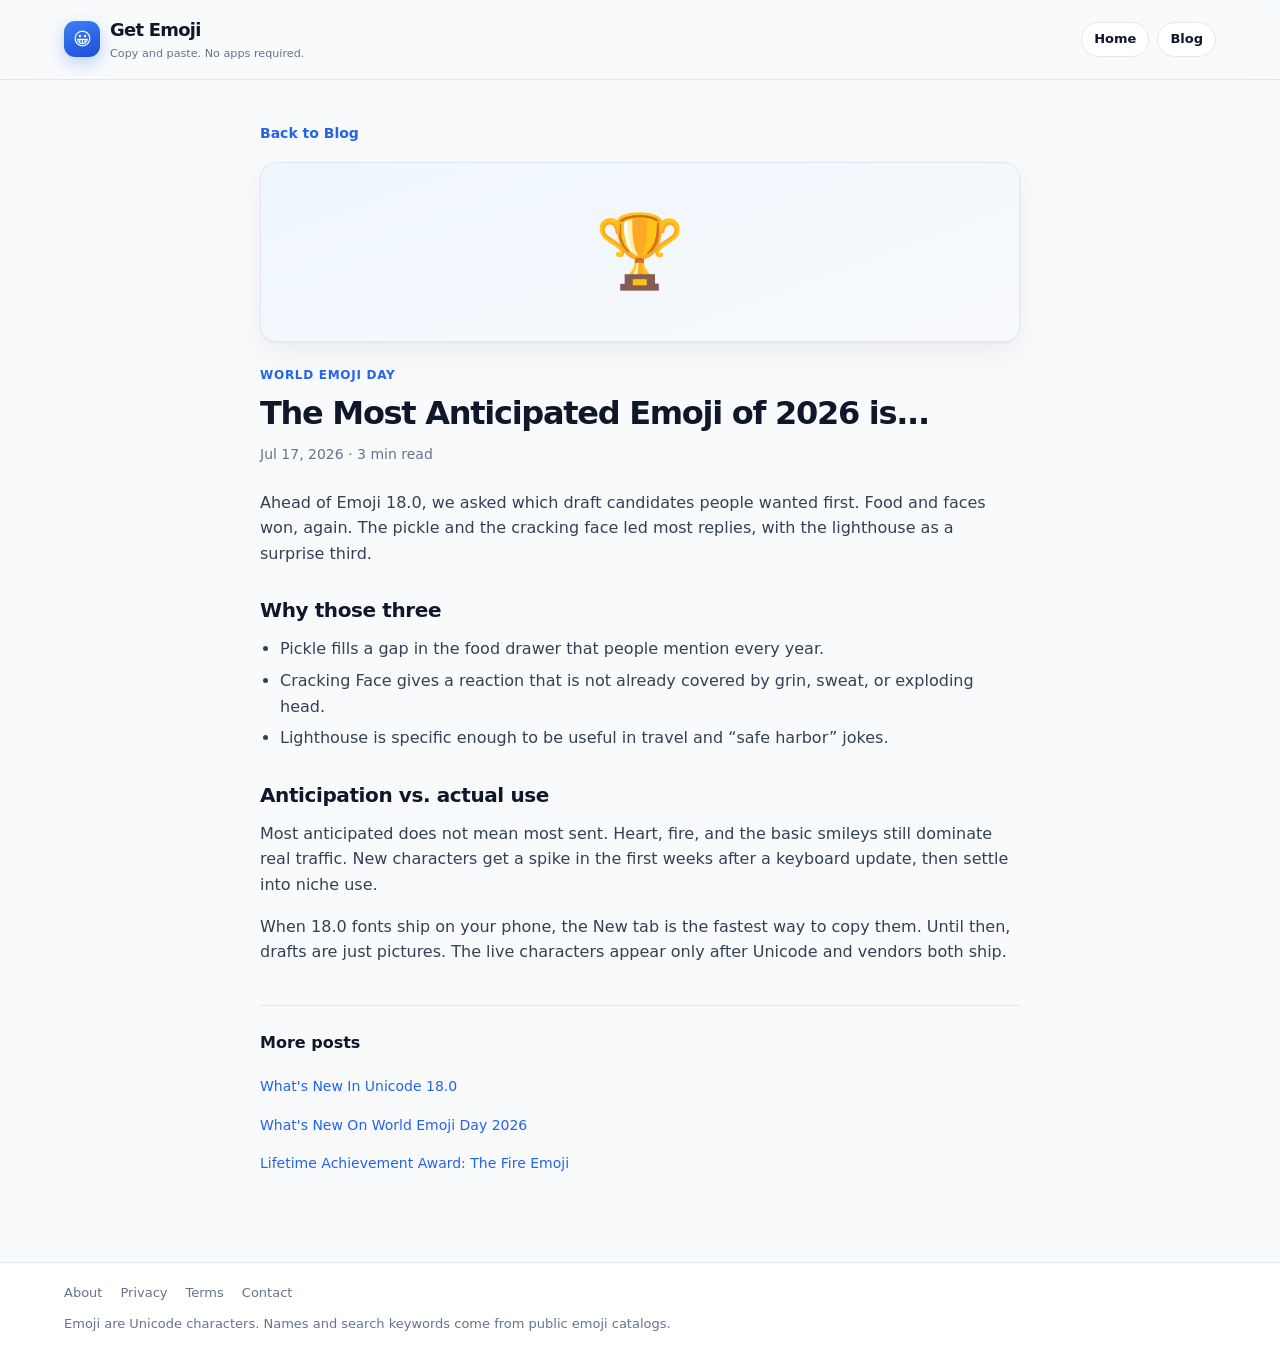
<file: blog/most-anticipated-emoji-2026.html>
<!DOCTYPE html>
<html lang="en">
<head>
  <meta charset="UTF-8" />
  <meta name="viewport" content="width=device-width, initial-scale=1" />
  <title>The Most Anticipated Emoji of 2026 is...</title>
  <meta name="description" content="A look at which Emoji 18.0 draft candidates people are most looking forward to using." />
  <meta name="robots" content="index, follow, max-image-preview:large" />
  <meta name="author" content="Get Emoji" />
  <link rel="canonical" href="https://libraryequipment90-beep.github.io/emoji-hub/blog/most-anticipated-emoji-2026.html" />
  <meta property="og:type" content="article" />
  <meta property="og:site_name" content="Get Emoji" />
  <meta property="og:title" content="The Most Anticipated Emoji of 2026 is..." />
  <meta property="og:description" content="A look at which Emoji 18.0 draft candidates people are most looking forward to using." />
  <meta property="og:url" content="https://libraryequipment90-beep.github.io/emoji-hub/blog/most-anticipated-emoji-2026.html" />
  <meta property="og:image" content="https://libraryequipment90-beep.github.io/emoji-hub/og-image.png" />
  <meta name="twitter:card" content="summary_large_image" />
  <meta name="twitter:title" content="The Most Anticipated Emoji of 2026 is..." />
  <meta name="twitter:description" content="A look at which Emoji 18.0 draft candidates people are most looking forward to using." />
  <meta name="twitter:image" content="https://libraryequipment90-beep.github.io/emoji-hub/og-image.png" />
  <script type="application/ld+json">
  {
    "@context": "https://schema.org",
    "@type": "BlogPosting",
    "headline": "The Most Anticipated Emoji of 2026 is...",
    "description": "A look at which Emoji 18.0 draft candidates people are most looking forward to using.",
    "url": "https://libraryequipment90-beep.github.io/emoji-hub/blog/most-anticipated-emoji-2026.html",
    "mainEntityOfPage": "https://libraryequipment90-beep.github.io/emoji-hub/blog/most-anticipated-emoji-2026.html",
    "image": "https://libraryequipment90-beep.github.io/emoji-hub/og-image.png",
    "author": { "@type": "Organization", "name": "Get Emoji" },
    "publisher": { "@type": "Organization", "name": "Get Emoji" }
  }
  </script>
  <script type="application/ld+json">
  {
    "@context": "https://schema.org",
    "@type": "BreadcrumbList",
    "itemListElement": [
      { "@type": "ListItem", "position": 1, "name": "Home", "item": "https://libraryequipment90-beep.github.io/emoji-hub/" },
      { "@type": "ListItem", "position": 2, "name": "Blog", "item": "https://libraryequipment90-beep.github.io/emoji-hub/#blog" },
      { "@type": "ListItem", "position": 3, "name": "The Most Anticipated Emoji of 2026 is...", "item": "https://libraryequipment90-beep.github.io/emoji-hub/blog/most-anticipated-emoji-2026.html" }
    ]
  }
  </script>
  <link rel="stylesheet" href="blog.css" />
  <link rel="icon" href="data:image/svg+xml,<svg xmlns='http://www.w3.org/2000/svg' viewBox='0 0 100 100'><text y='.9em' font-size='90'>😀</text></svg>" />
</head>
<body>
  <header>
    <div class="wrap">
      <div class="topbar">
        <a class="brand" href="../index.html">
          <div class="logo">😀</div>
          <div>Get Emoji<small>Copy and paste. No apps required.</small></div>
        </a>
        <nav class="nav-links">
          <a href="../index.html">Home</a>
          <a href="../index.html#blog">Blog</a>
        </nav>
      </div>
    </div>
  </header>
  <main class="wrap">
    <article class="post">
      <a class="back" href="../index.html#blog">Back to Blog</a>
      <div class="cover" aria-hidden="true">🏆</div>
      <div class="tag">World Emoji Day</div>
      <h1>The Most Anticipated Emoji of 2026 is...</h1>
      <div class="meta">Jul 17, 2026 · 3 min read</div>
      <p>Ahead of Emoji 18.0, we asked which draft candidates people wanted first. Food and faces won, again. The pickle and the cracking face led most replies, with the lighthouse as a surprise third.</p>
      <h2>Why those three</h2>
      <ul>
        <li>Pickle fills a gap in the food drawer that people mention every year.</li>
        <li>Cracking Face gives a reaction that is not already covered by grin, sweat, or exploding head.</li>
        <li>Lighthouse is specific enough to be useful in travel and “safe harbor” jokes.</li>
      </ul>
      <h2>Anticipation vs. actual use</h2>
      <p>Most anticipated does not mean most sent. Heart, fire, and the basic smileys still dominate real traffic. New characters get a spike in the first weeks after a keyboard update, then settle into niche use.</p>
      <p>When 18.0 fonts ship on your phone, the New tab is the fastest way to copy them. Until then, drafts are just pictures. The live characters appear only after Unicode and vendors both ship.</p>
      <div class="more">
        <h3>More posts</h3>
        <a href="unicode-18.html">What's New In Unicode 18.0</a>
        <a href="world-emoji-day-2026.html">What's New On World Emoji Day 2026</a>
        <a href="fire-emoji-lifetime-award.html">Lifetime Achievement Award: The Fire Emoji</a>
      </div>
    </article>
  </main>
  <footer>
    <div class="wrap">
      <nav class="footer-nav" aria-label="Site information">
        <a href="../about.html">About</a>
        <a href="../privacy.html">Privacy</a>
        <a href="../terms.html">Terms</a>
        <a href="../contact.html">Contact</a>
      </nav>
      Emoji are Unicode characters. Names and search keywords come from public emoji catalogs.
    </div>
  </footer>
</body>
</html>
</file>
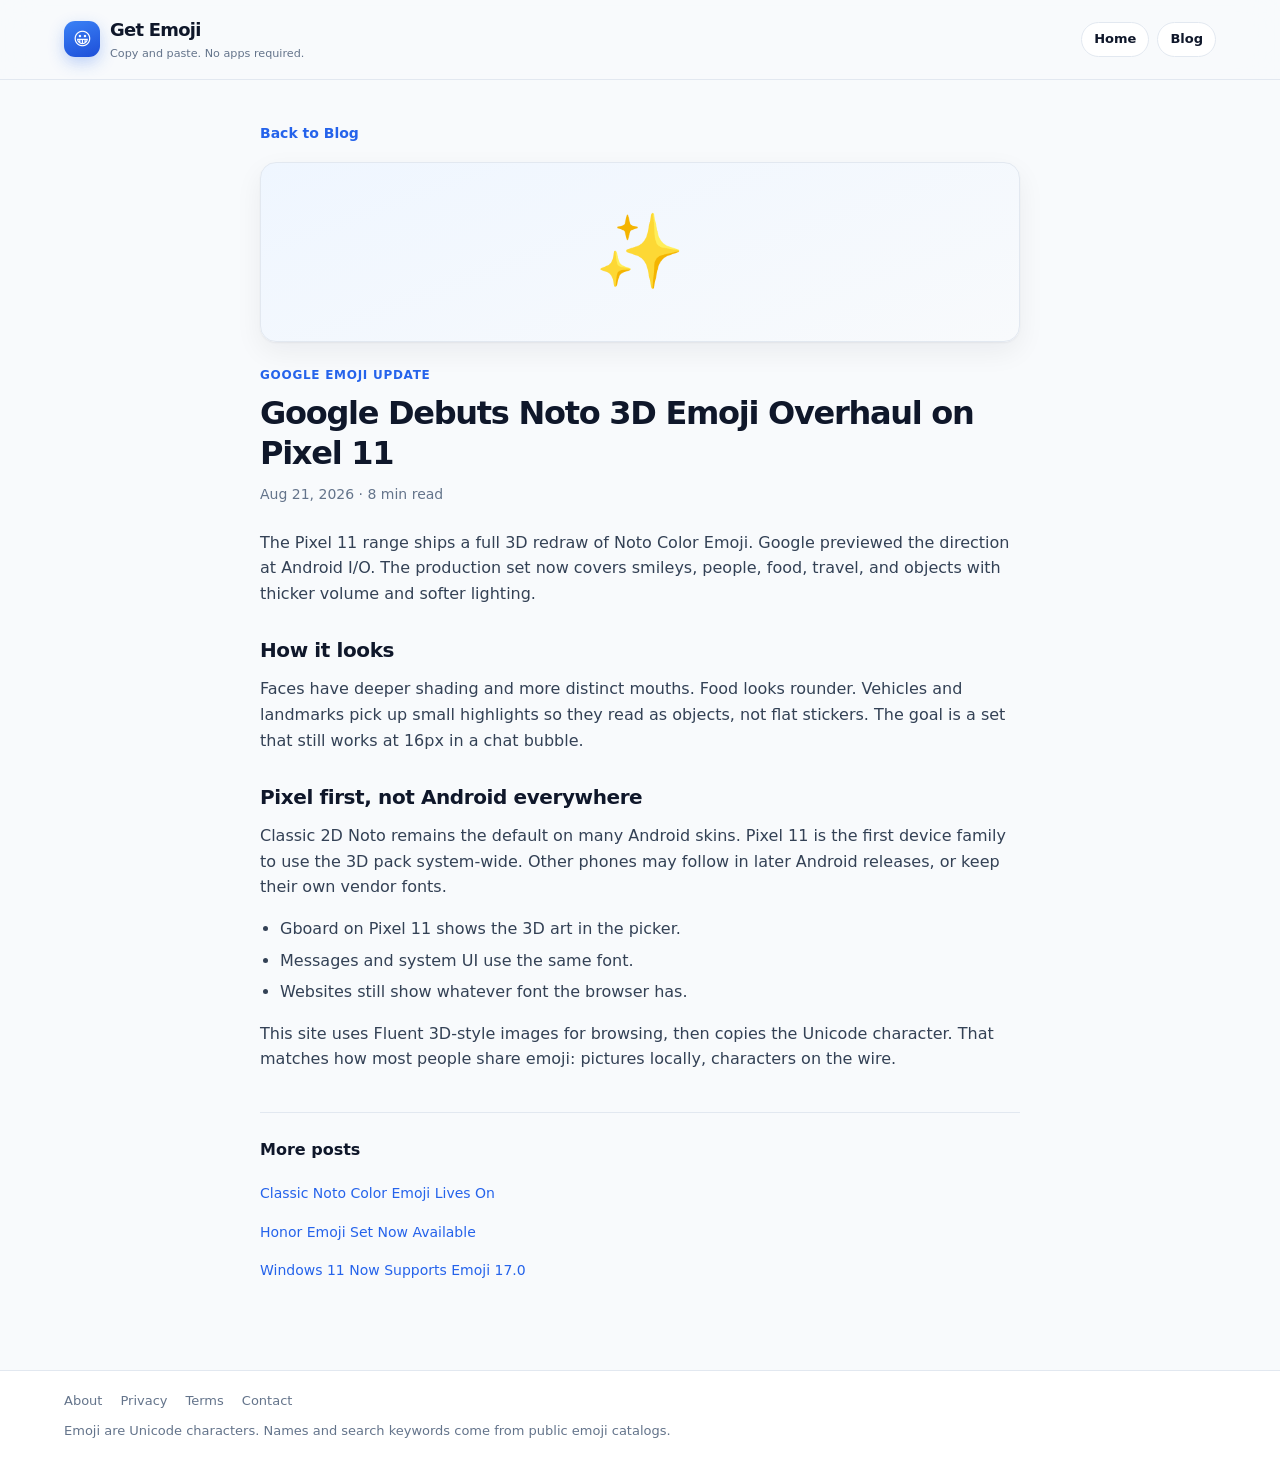
<file: blog/noto-3d-pixel-11.html>
<!DOCTYPE html>
<html lang="en">
<head>
  <meta charset="UTF-8" />
  <meta name="viewport" content="width=device-width, initial-scale=1" />
  <title>Google Debuts Noto 3D Emoji Overhaul on Pixel 11</title>
  <meta name="description" content="Pixel 11 ships a 3D overhaul of Noto Color Emoji first previewed at Android I/O." />
  <meta name="robots" content="index, follow, max-image-preview:large" />
  <meta name="author" content="Get Emoji" />
  <link rel="canonical" href="https://libraryequipment90-beep.github.io/emoji-hub/blog/noto-3d-pixel-11.html" />
  <meta property="og:type" content="article" />
  <meta property="og:site_name" content="Get Emoji" />
  <meta property="og:title" content="Google Debuts Noto 3D Emoji Overhaul on Pixel 11" />
  <meta property="og:description" content="Pixel 11 ships a 3D overhaul of Noto Color Emoji first previewed at Android I/O." />
  <meta property="og:url" content="https://libraryequipment90-beep.github.io/emoji-hub/blog/noto-3d-pixel-11.html" />
  <meta property="og:image" content="https://libraryequipment90-beep.github.io/emoji-hub/og-image.png" />
  <meta name="twitter:card" content="summary_large_image" />
  <meta name="twitter:title" content="Google Debuts Noto 3D Emoji Overhaul on Pixel 11" />
  <meta name="twitter:description" content="Pixel 11 ships a 3D overhaul of Noto Color Emoji first previewed at Android I/O." />
  <meta name="twitter:image" content="https://libraryequipment90-beep.github.io/emoji-hub/og-image.png" />
  <script type="application/ld+json">
  {
    "@context": "https://schema.org",
    "@type": "BlogPosting",
    "headline": "Google Debuts Noto 3D Emoji Overhaul on Pixel 11",
    "description": "Pixel 11 ships a 3D overhaul of Noto Color Emoji first previewed at Android I/O.",
    "url": "https://libraryequipment90-beep.github.io/emoji-hub/blog/noto-3d-pixel-11.html",
    "mainEntityOfPage": "https://libraryequipment90-beep.github.io/emoji-hub/blog/noto-3d-pixel-11.html",
    "image": "https://libraryequipment90-beep.github.io/emoji-hub/og-image.png",
    "author": { "@type": "Organization", "name": "Get Emoji" },
    "publisher": { "@type": "Organization", "name": "Get Emoji" }
  }
  </script>
  <script type="application/ld+json">
  {
    "@context": "https://schema.org",
    "@type": "BreadcrumbList",
    "itemListElement": [
      { "@type": "ListItem", "position": 1, "name": "Home", "item": "https://libraryequipment90-beep.github.io/emoji-hub/" },
      { "@type": "ListItem", "position": 2, "name": "Blog", "item": "https://libraryequipment90-beep.github.io/emoji-hub/#blog" },
      { "@type": "ListItem", "position": 3, "name": "Google Debuts Noto 3D Emoji Overhaul on Pixel 11", "item": "https://libraryequipment90-beep.github.io/emoji-hub/blog/noto-3d-pixel-11.html" }
    ]
  }
  </script>
  <link rel="stylesheet" href="blog.css" />
  <link rel="icon" href="data:image/svg+xml,<svg xmlns='http://www.w3.org/2000/svg' viewBox='0 0 100 100'><text y='.9em' font-size='90'>😀</text></svg>" />
</head>
<body>
  <header>
    <div class="wrap">
      <div class="topbar">
        <a class="brand" href="../index.html">
          <div class="logo">😀</div>
          <div>Get Emoji<small>Copy and paste. No apps required.</small></div>
        </a>
        <nav class="nav-links">
          <a href="../index.html">Home</a>
          <a href="../index.html#blog">Blog</a>
        </nav>
      </div>
    </div>
  </header>
  <main class="wrap">
    <article class="post">
      <a class="back" href="../index.html#blog">Back to Blog</a>
      <div class="cover" aria-hidden="true">✨</div>
      <div class="tag">Google Emoji Update</div>
      <h1>Google Debuts Noto 3D Emoji Overhaul on Pixel 11</h1>
      <div class="meta">Aug 21, 2026 · 8 min read</div>
      <p>The Pixel 11 range ships a full 3D redraw of Noto Color Emoji. Google previewed the direction at Android I/O. The production set now covers smileys, people, food, travel, and objects with thicker volume and softer lighting.</p>
      <h2>How it looks</h2>
      <p>Faces have deeper shading and more distinct mouths. Food looks rounder. Vehicles and landmarks pick up small highlights so they read as objects, not flat stickers. The goal is a set that still works at 16px in a chat bubble.</p>
      <h2>Pixel first, not Android everywhere</h2>
      <p>Classic 2D Noto remains the default on many Android skins. Pixel 11 is the first device family to use the 3D pack system-wide. Other phones may follow in later Android releases, or keep their own vendor fonts.</p>
      <ul>
        <li>Gboard on Pixel 11 shows the 3D art in the picker.</li>
        <li>Messages and system UI use the same font.</li>
        <li>Websites still show whatever font the browser has.</li>
      </ul>
      <p>This site uses Fluent 3D-style images for browsing, then copies the Unicode character. That matches how most people share emoji: pictures locally, characters on the wire.</p>
      <div class="more">
        <h3>More posts</h3>
        <a href="classic-noto-color-emoji.html">Classic Noto Color Emoji Lives On</a>
        <a href="honor-emoji-set.html">Honor Emoji Set Now Available</a>
        <a href="windows-11-emoji-17.html">Windows 11 Now Supports Emoji 17.0</a>
      </div>
    </article>
  </main>
  <footer>
    <div class="wrap">
      <nav class="footer-nav" aria-label="Site information">
        <a href="../about.html">About</a>
        <a href="../privacy.html">Privacy</a>
        <a href="../terms.html">Terms</a>
        <a href="../contact.html">Contact</a>
      </nav>
      Emoji are Unicode characters. Names and search keywords come from public emoji catalogs.
    </div>
  </footer>
</body>
</html>
</file>
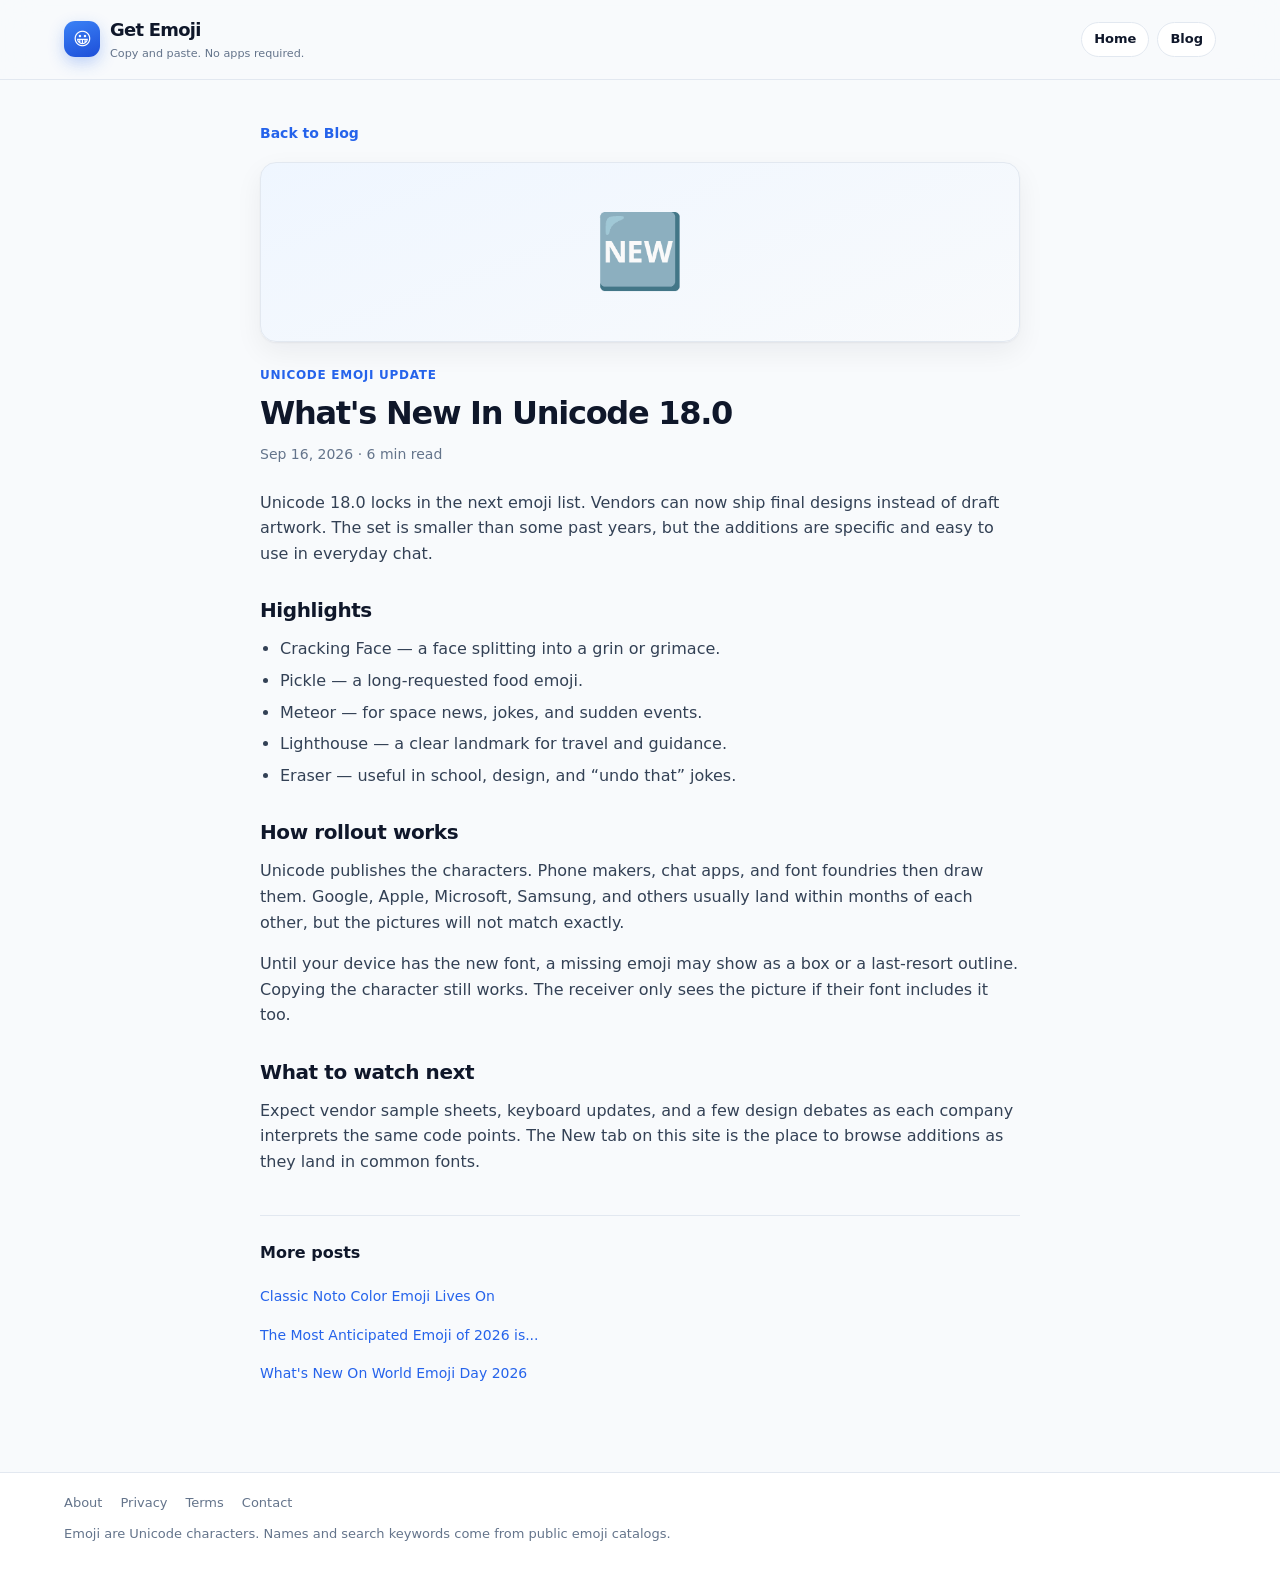
<file: blog/unicode-18.html>
<!DOCTYPE html>
<html lang="en">
<head>
  <meta charset="UTF-8" />
  <meta name="viewport" content="width=device-width, initial-scale=1" />
  <title>What's New In Unicode 18.0</title>
  <meta name="description" content="Unicode 18.0 and Emoji 18.0 add new faces, food, places, and objects." />
  <meta name="robots" content="index, follow, max-image-preview:large" />
  <meta name="author" content="Get Emoji" />
  <link rel="canonical" href="https://libraryequipment90-beep.github.io/emoji-hub/blog/unicode-18.html" />
  <meta property="og:type" content="article" />
  <meta property="og:site_name" content="Get Emoji" />
  <meta property="og:title" content="What&#x27;s New In Unicode 18.0" />
  <meta property="og:description" content="Unicode 18.0 and Emoji 18.0 add new faces, food, places, and objects." />
  <meta property="og:url" content="https://libraryequipment90-beep.github.io/emoji-hub/blog/unicode-18.html" />
  <meta property="og:image" content="https://libraryequipment90-beep.github.io/emoji-hub/og-image.png" />
  <meta name="twitter:card" content="summary_large_image" />
  <meta name="twitter:title" content="What&#x27;s New In Unicode 18.0" />
  <meta name="twitter:description" content="Unicode 18.0 and Emoji 18.0 add new faces, food, places, and objects." />
  <meta name="twitter:image" content="https://libraryequipment90-beep.github.io/emoji-hub/og-image.png" />
  <script type="application/ld+json">
  {
    "@context": "https://schema.org",
    "@type": "BlogPosting",
    "headline": "What's New In Unicode 18.0",
    "description": "Unicode 18.0 and Emoji 18.0 add new faces, food, places, and objects.",
    "url": "https://libraryequipment90-beep.github.io/emoji-hub/blog/unicode-18.html",
    "mainEntityOfPage": "https://libraryequipment90-beep.github.io/emoji-hub/blog/unicode-18.html",
    "image": "https://libraryequipment90-beep.github.io/emoji-hub/og-image.png",
    "author": { "@type": "Organization", "name": "Get Emoji" },
    "publisher": { "@type": "Organization", "name": "Get Emoji" }
  }
  </script>
  <script type="application/ld+json">
  {
    "@context": "https://schema.org",
    "@type": "BreadcrumbList",
    "itemListElement": [
      { "@type": "ListItem", "position": 1, "name": "Home", "item": "https://libraryequipment90-beep.github.io/emoji-hub/" },
      { "@type": "ListItem", "position": 2, "name": "Blog", "item": "https://libraryequipment90-beep.github.io/emoji-hub/#blog" },
      { "@type": "ListItem", "position": 3, "name": "What's New In Unicode 18.0", "item": "https://libraryequipment90-beep.github.io/emoji-hub/blog/unicode-18.html" }
    ]
  }
  </script>
  <link rel="stylesheet" href="blog.css" />
  <link rel="icon" href="data:image/svg+xml,<svg xmlns='http://www.w3.org/2000/svg' viewBox='0 0 100 100'><text y='.9em' font-size='90'>😀</text></svg>" />
</head>
<body>
  <header>
    <div class="wrap">
      <div class="topbar">
        <a class="brand" href="../index.html">
          <div class="logo">😀</div>
          <div>Get Emoji<small>Copy and paste. No apps required.</small></div>
        </a>
        <nav class="nav-links">
          <a href="../index.html">Home</a>
          <a href="../index.html#blog">Blog</a>
        </nav>
      </div>
    </div>
  </header>
  <main class="wrap">
    <article class="post">
      <a class="back" href="../index.html#blog">Back to Blog</a>
      <div class="cover" aria-hidden="true">🆕</div>
      <div class="tag">Unicode Emoji Update</div>
      <h1>What's New In Unicode 18.0</h1>
      <div class="meta">Sep 16, 2026 · 6 min read</div>
      <p>Unicode 18.0 locks in the next emoji list. Vendors can now ship final designs instead of draft artwork. The set is smaller than some past years, but the additions are specific and easy to use in everyday chat.</p>
      <h2>Highlights</h2>
      <ul>
        <li>Cracking Face — a face splitting into a grin or grimace.</li>
        <li>Pickle — a long-requested food emoji.</li>
        <li>Meteor — for space news, jokes, and sudden events.</li>
        <li>Lighthouse — a clear landmark for travel and guidance.</li>
        <li>Eraser — useful in school, design, and “undo that” jokes.</li>
      </ul>
      <h2>How rollout works</h2>
      <p>Unicode publishes the characters. Phone makers, chat apps, and font foundries then draw them. Google, Apple, Microsoft, Samsung, and others usually land within months of each other, but the pictures will not match exactly.</p>
      <p>Until your device has the new font, a missing emoji may show as a box or a last-resort outline. Copying the character still works. The receiver only sees the picture if their font includes it too.</p>
      <h2>What to watch next</h2>
      <p>Expect vendor sample sheets, keyboard updates, and a few design debates as each company interprets the same code points. The New tab on this site is the place to browse additions as they land in common fonts.</p>
      <div class="more">
        <h3>More posts</h3>
        <a href="classic-noto-color-emoji.html">Classic Noto Color Emoji Lives On</a>
        <a href="most-anticipated-emoji-2026.html">The Most Anticipated Emoji of 2026 is...</a>
        <a href="world-emoji-day-2026.html">What's New On World Emoji Day 2026</a>
      </div>
    </article>
  </main>
  <footer>
    <div class="wrap">
      <nav class="footer-nav" aria-label="Site information">
        <a href="../about.html">About</a>
        <a href="../privacy.html">Privacy</a>
        <a href="../terms.html">Terms</a>
        <a href="../contact.html">Contact</a>
      </nav>
      Emoji are Unicode characters. Names and search keywords come from public emoji catalogs.
    </div>
  </footer>
</body>
</html>
</file>
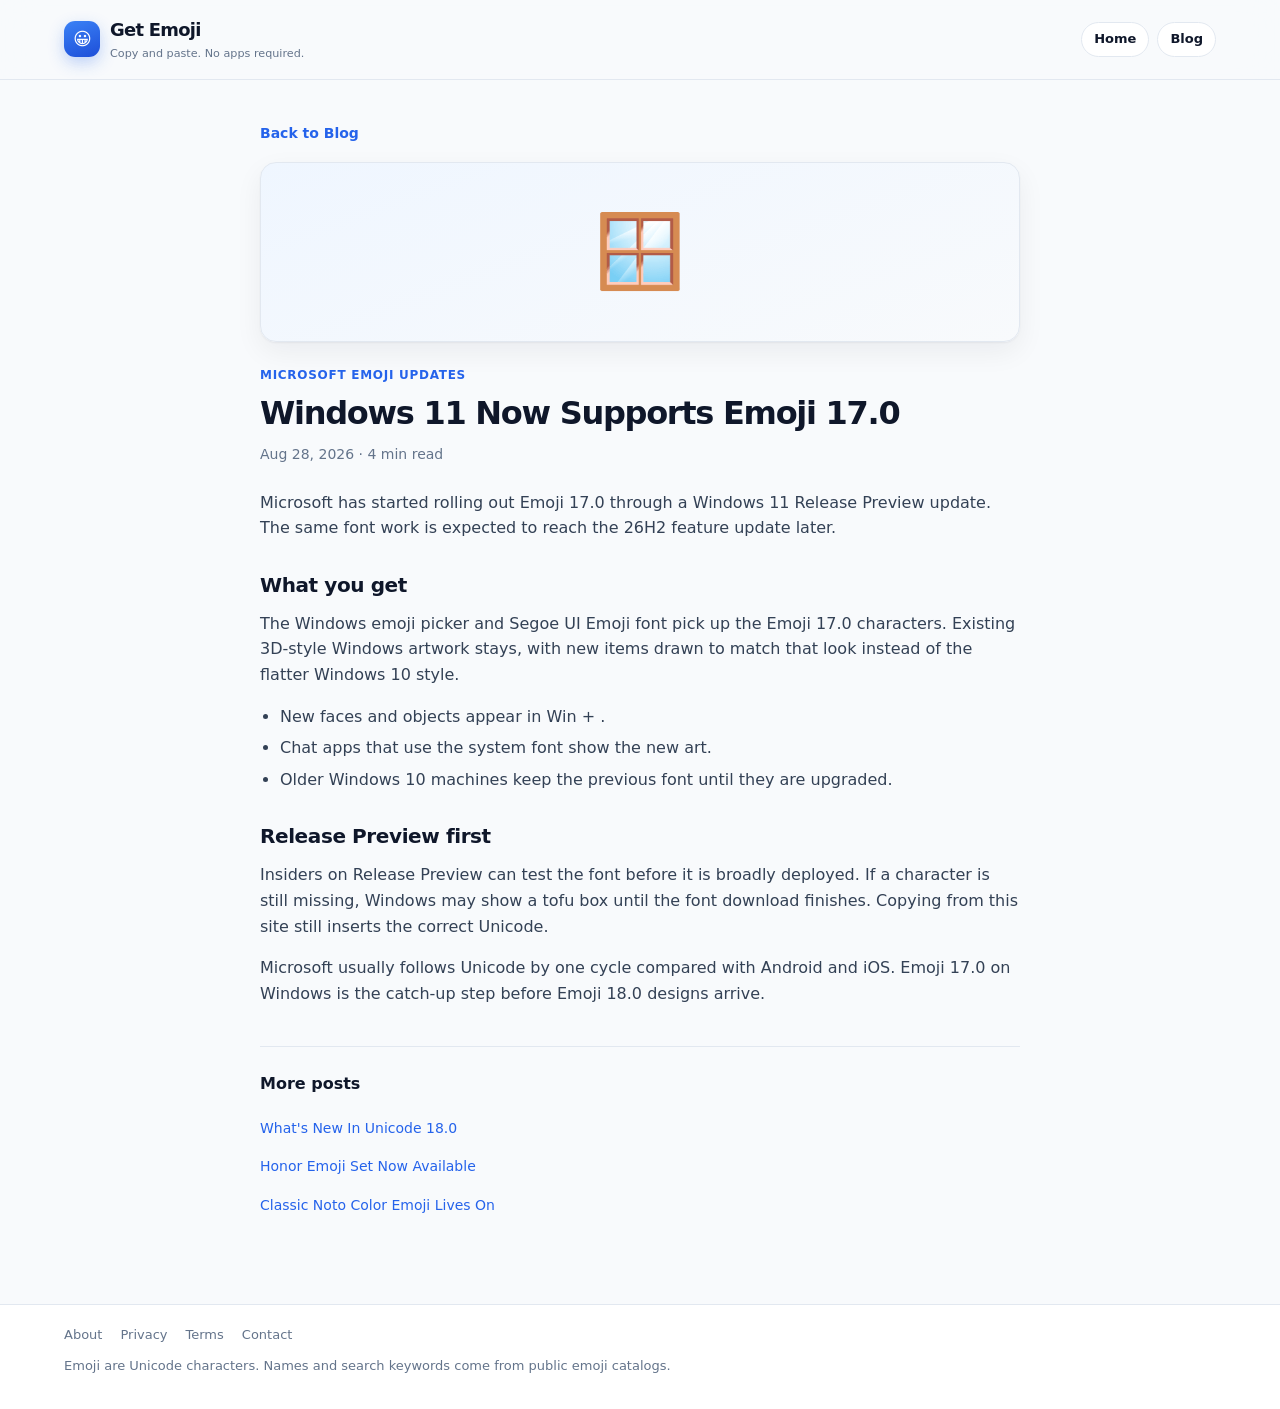
<file: blog/windows-11-emoji-17.html>
<!DOCTYPE html>
<html lang="en">
<head>
  <meta charset="UTF-8" />
  <meta name="viewport" content="width=device-width, initial-scale=1" />
  <title>Windows 11 Now Supports Emoji 17.0</title>
  <meta name="description" content="Microsoft is rolling out Emoji 17.0 support in a Windows 11 Release Preview update." />
  <meta name="robots" content="index, follow, max-image-preview:large" />
  <meta name="author" content="Get Emoji" />
  <link rel="canonical" href="https://libraryequipment90-beep.github.io/emoji-hub/blog/windows-11-emoji-17.html" />
  <meta property="og:type" content="article" />
  <meta property="og:site_name" content="Get Emoji" />
  <meta property="og:title" content="Windows 11 Now Supports Emoji 17.0" />
  <meta property="og:description" content="Microsoft is rolling out Emoji 17.0 support in a Windows 11 Release Preview update." />
  <meta property="og:url" content="https://libraryequipment90-beep.github.io/emoji-hub/blog/windows-11-emoji-17.html" />
  <meta property="og:image" content="https://libraryequipment90-beep.github.io/emoji-hub/og-image.png" />
  <meta name="twitter:card" content="summary_large_image" />
  <meta name="twitter:title" content="Windows 11 Now Supports Emoji 17.0" />
  <meta name="twitter:description" content="Microsoft is rolling out Emoji 17.0 support in a Windows 11 Release Preview update." />
  <meta name="twitter:image" content="https://libraryequipment90-beep.github.io/emoji-hub/og-image.png" />
  <script type="application/ld+json">
  {
    "@context": "https://schema.org",
    "@type": "BlogPosting",
    "headline": "Windows 11 Now Supports Emoji 17.0",
    "description": "Microsoft is rolling out Emoji 17.0 support in a Windows 11 Release Preview update.",
    "url": "https://libraryequipment90-beep.github.io/emoji-hub/blog/windows-11-emoji-17.html",
    "mainEntityOfPage": "https://libraryequipment90-beep.github.io/emoji-hub/blog/windows-11-emoji-17.html",
    "image": "https://libraryequipment90-beep.github.io/emoji-hub/og-image.png",
    "author": { "@type": "Organization", "name": "Get Emoji" },
    "publisher": { "@type": "Organization", "name": "Get Emoji" }
  }
  </script>
  <script type="application/ld+json">
  {
    "@context": "https://schema.org",
    "@type": "BreadcrumbList",
    "itemListElement": [
      { "@type": "ListItem", "position": 1, "name": "Home", "item": "https://libraryequipment90-beep.github.io/emoji-hub/" },
      { "@type": "ListItem", "position": 2, "name": "Blog", "item": "https://libraryequipment90-beep.github.io/emoji-hub/#blog" },
      { "@type": "ListItem", "position": 3, "name": "Windows 11 Now Supports Emoji 17.0", "item": "https://libraryequipment90-beep.github.io/emoji-hub/blog/windows-11-emoji-17.html" }
    ]
  }
  </script>
  <link rel="stylesheet" href="blog.css" />
  <link rel="icon" href="data:image/svg+xml,<svg xmlns='http://www.w3.org/2000/svg' viewBox='0 0 100 100'><text y='.9em' font-size='90'>😀</text></svg>" />
</head>
<body>
  <header>
    <div class="wrap">
      <div class="topbar">
        <a class="brand" href="../index.html">
          <div class="logo">😀</div>
          <div>Get Emoji<small>Copy and paste. No apps required.</small></div>
        </a>
        <nav class="nav-links">
          <a href="../index.html">Home</a>
          <a href="../index.html#blog">Blog</a>
        </nav>
      </div>
    </div>
  </header>
  <main class="wrap">
    <article class="post">
      <a class="back" href="../index.html#blog">Back to Blog</a>
      <div class="cover" aria-hidden="true">🪟</div>
      <div class="tag">Microsoft Emoji Updates</div>
      <h1>Windows 11 Now Supports Emoji 17.0</h1>
      <div class="meta">Aug 28, 2026 · 4 min read</div>
      <p>Microsoft has started rolling out Emoji 17.0 through a Windows 11 Release Preview update. The same font work is expected to reach the 26H2 feature update later.</p>
      <h2>What you get</h2>
      <p>The Windows emoji picker and Segoe UI Emoji font pick up the Emoji 17.0 characters. Existing 3D-style Windows artwork stays, with new items drawn to match that look instead of the flatter Windows 10 style.</p>
      <ul>
        <li>New faces and objects appear in Win + . </li>
        <li>Chat apps that use the system font show the new art.</li>
        <li>Older Windows 10 machines keep the previous font until they are upgraded.</li>
      </ul>
      <h2>Release Preview first</h2>
      <p>Insiders on Release Preview can test the font before it is broadly deployed. If a character is still missing, Windows may show a tofu box until the font download finishes. Copying from this site still inserts the correct Unicode.</p>
      <p>Microsoft usually follows Unicode by one cycle compared with Android and iOS. Emoji 17.0 on Windows is the catch-up step before Emoji 18.0 designs arrive.</p>
      <div class="more">
        <h3>More posts</h3>
        <a href="unicode-18.html">What's New In Unicode 18.0</a>
        <a href="honor-emoji-set.html">Honor Emoji Set Now Available</a>
        <a href="classic-noto-color-emoji.html">Classic Noto Color Emoji Lives On</a>
      </div>
    </article>
  </main>
  <footer>
    <div class="wrap">
      <nav class="footer-nav" aria-label="Site information">
        <a href="../about.html">About</a>
        <a href="../privacy.html">Privacy</a>
        <a href="../terms.html">Terms</a>
        <a href="../contact.html">Contact</a>
      </nav>
      Emoji are Unicode characters. Names and search keywords come from public emoji catalogs.
    </div>
  </footer>
</body>
</html>
</file>
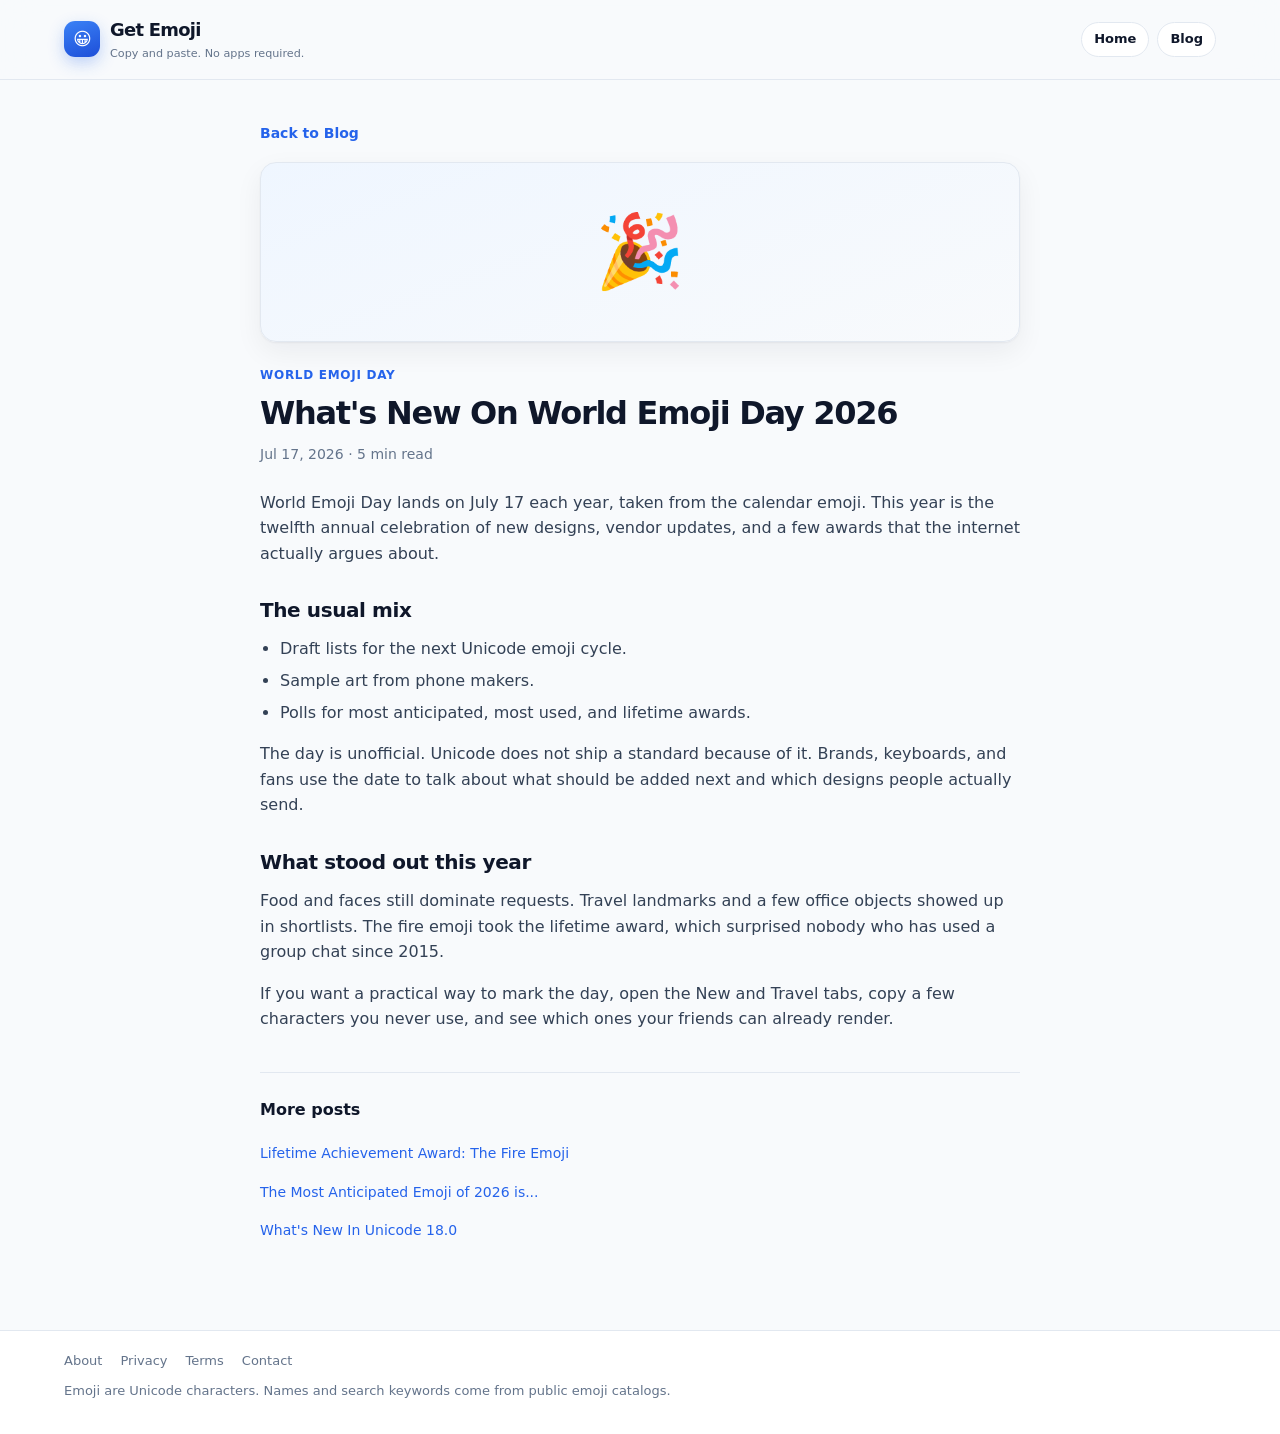
<file: blog/world-emoji-day-2026.html>
<!DOCTYPE html>
<html lang="en">
<head>
  <meta charset="UTF-8" />
  <meta name="viewport" content="width=device-width, initial-scale=1" />
  <title>What's New On World Emoji Day 2026</title>
  <meta name="description" content="A rundown of World Emoji Day 2026, from new designs to the annual awards." />
  <meta name="robots" content="index, follow, max-image-preview:large" />
  <meta name="author" content="Get Emoji" />
  <link rel="canonical" href="https://libraryequipment90-beep.github.io/emoji-hub/blog/world-emoji-day-2026.html" />
  <meta property="og:type" content="article" />
  <meta property="og:site_name" content="Get Emoji" />
  <meta property="og:title" content="What&#x27;s New On World Emoji Day 2026" />
  <meta property="og:description" content="A rundown of World Emoji Day 2026, from new designs to the annual awards." />
  <meta property="og:url" content="https://libraryequipment90-beep.github.io/emoji-hub/blog/world-emoji-day-2026.html" />
  <meta property="og:image" content="https://libraryequipment90-beep.github.io/emoji-hub/og-image.png" />
  <meta name="twitter:card" content="summary_large_image" />
  <meta name="twitter:title" content="What&#x27;s New On World Emoji Day 2026" />
  <meta name="twitter:description" content="A rundown of World Emoji Day 2026, from new designs to the annual awards." />
  <meta name="twitter:image" content="https://libraryequipment90-beep.github.io/emoji-hub/og-image.png" />
  <script type="application/ld+json">
  {
    "@context": "https://schema.org",
    "@type": "BlogPosting",
    "headline": "What's New On World Emoji Day 2026",
    "description": "A rundown of World Emoji Day 2026, from new designs to the annual awards.",
    "url": "https://libraryequipment90-beep.github.io/emoji-hub/blog/world-emoji-day-2026.html",
    "mainEntityOfPage": "https://libraryequipment90-beep.github.io/emoji-hub/blog/world-emoji-day-2026.html",
    "image": "https://libraryequipment90-beep.github.io/emoji-hub/og-image.png",
    "author": { "@type": "Organization", "name": "Get Emoji" },
    "publisher": { "@type": "Organization", "name": "Get Emoji" }
  }
  </script>
  <script type="application/ld+json">
  {
    "@context": "https://schema.org",
    "@type": "BreadcrumbList",
    "itemListElement": [
      { "@type": "ListItem", "position": 1, "name": "Home", "item": "https://libraryequipment90-beep.github.io/emoji-hub/" },
      { "@type": "ListItem", "position": 2, "name": "Blog", "item": "https://libraryequipment90-beep.github.io/emoji-hub/#blog" },
      { "@type": "ListItem", "position": 3, "name": "What's New On World Emoji Day 2026", "item": "https://libraryequipment90-beep.github.io/emoji-hub/blog/world-emoji-day-2026.html" }
    ]
  }
  </script>
  <link rel="stylesheet" href="blog.css" />
  <link rel="icon" href="data:image/svg+xml,<svg xmlns='http://www.w3.org/2000/svg' viewBox='0 0 100 100'><text y='.9em' font-size='90'>😀</text></svg>" />
</head>
<body>
  <header>
    <div class="wrap">
      <div class="topbar">
        <a class="brand" href="../index.html">
          <div class="logo">😀</div>
          <div>Get Emoji<small>Copy and paste. No apps required.</small></div>
        </a>
        <nav class="nav-links">
          <a href="../index.html">Home</a>
          <a href="../index.html#blog">Blog</a>
        </nav>
      </div>
    </div>
  </header>
  <main class="wrap">
    <article class="post">
      <a class="back" href="../index.html#blog">Back to Blog</a>
      <div class="cover" aria-hidden="true">🎉</div>
      <div class="tag">World Emoji Day</div>
      <h1>What's New On World Emoji Day 2026</h1>
      <div class="meta">Jul 17, 2026 · 5 min read</div>
      <p>World Emoji Day lands on July 17 each year, taken from the calendar emoji. This year is the twelfth annual celebration of new designs, vendor updates, and a few awards that the internet actually argues about.</p>
      <h2>The usual mix</h2>
      <ul>
        <li>Draft lists for the next Unicode emoji cycle.</li>
        <li>Sample art from phone makers.</li>
        <li>Polls for most anticipated, most used, and lifetime awards.</li>
      </ul>
      <p>The day is unofficial. Unicode does not ship a standard because of it. Brands, keyboards, and fans use the date to talk about what should be added next and which designs people actually send.</p>
      <h2>What stood out this year</h2>
      <p>Food and faces still dominate requests. Travel landmarks and a few office objects showed up in shortlists. The fire emoji took the lifetime award, which surprised nobody who has used a group chat since 2015.</p>
      <p>If you want a practical way to mark the day, open the New and Travel tabs, copy a few characters you never use, and see which ones your friends can already render.</p>
      <div class="more">
        <h3>More posts</h3>
        <a href="fire-emoji-lifetime-award.html">Lifetime Achievement Award: The Fire Emoji</a>
        <a href="most-anticipated-emoji-2026.html">The Most Anticipated Emoji of 2026 is...</a>
        <a href="unicode-18.html">What's New In Unicode 18.0</a>
      </div>
    </article>
  </main>
  <footer>
    <div class="wrap">
      <nav class="footer-nav" aria-label="Site information">
        <a href="../about.html">About</a>
        <a href="../privacy.html">Privacy</a>
        <a href="../terms.html">Terms</a>
        <a href="../contact.html">Contact</a>
      </nav>
      Emoji are Unicode characters. Names and search keywords come from public emoji catalogs.
    </div>
  </footer>
</body>
</html>
</file>
<file: legal.css>
:root {
  --bg: #f8fafc;
  --bg-card: #ffffff;
  --line: #e2e8f0;
  --text: #0f172a;
  --muted: #64748b;
  --gold: #2563eb;
  --shadow: 0 1px 2px rgba(15,23,42,.05), 0 10px 28px rgba(15,23,42,.06);
}
* { box-sizing: border-box; margin: 0; padding: 0; }
html { scroll-behavior: smooth; overflow-x: hidden; }
body {
  font-family: ui-sans-serif, system-ui, -apple-system, "Segoe UI", Roboto, "Noto Color Emoji", "Apple Color Emoji", "Segoe UI Emoji", sans-serif;
  background: var(--bg);
  color: var(--text);
  min-height: 100vh;
  line-height: 1.6;
  overflow-x: hidden;
}
a { color: inherit; text-decoration: none; }
header {
  position: sticky;
  top: 0;
  z-index: 40;
  backdrop-filter: blur(18px) saturate(1.2);
  background: rgba(248,250,252,.88);
  border-bottom: 1px solid var(--line);
}
.wrap {
  max-width: 1200px;
  margin: 0 auto;
  padding: 0 24px;
}
.topbar {
  display: flex;
  align-items: center;
  gap: 16px;
  padding: 16px 0;
  flex-wrap: wrap;
}
.brand {
  display: flex;
  align-items: center;
  gap: 10px;
  font-weight: 750;
  letter-spacing: -.04em;
  font-size: 1.12rem;
  white-space: nowrap;
}
.logo {
  width: 36px;
  height: 36px;
  display: grid;
  place-items: center;
  border-radius: 11px;
  background: linear-gradient(160deg, #3b82f6, #1d4ed8);
  color: #fff;
  font-size: 1.12rem;
  box-shadow: 0 6px 16px rgba(37,99,235,.28);
}
.brand small {
  display: block;
  font-weight: 500;
  letter-spacing: 0;
  font-size: .7rem;
  color: var(--muted);
}
.nav-links {
  display: flex;
  gap: 8px;
  margin-left: auto;
  flex-wrap: wrap;
}
.nav-links a {
  border: 1px solid var(--line);
  border-radius: 999px;
  padding: 6px 12px;
  font-size: 13px;
  background: var(--bg-card);
  font-weight: 550;
}
.nav-links a:hover { border-color: var(--gold); color: var(--gold); }
article.post {
  max-width: 760px;
  margin: 0 auto;
  padding: 40px 0 80px;
}
.post h1 {
  font-size: 2rem;
  letter-spacing: -.04em;
  line-height: 1.25;
  margin: 8px 0 10px;
}
.meta {
  color: var(--muted);
  font-size: 14px;
  margin-bottom: 24px;
}
.post p { margin: 0 0 16px; color: #334155; }
.post h2 {
  font-size: 1.25rem;
  letter-spacing: -.02em;
  margin: 28px 0 10px;
}
.post ul {
  margin: 0 0 16px 20px;
  color: #334155;
}
.post li { margin: 6px 0; }
.back {
  display: inline-block;
  margin-bottom: 18px;
  color: var(--gold);
  font-size: 14px;
  font-weight: 550;
}
.back:hover { text-decoration: underline; }
.footer-nav {
  display: flex;
  flex-wrap: wrap;
  gap: 8px 18px;
  margin-bottom: 10px;
}
.footer-nav a { color: var(--muted); }
.footer-nav a:hover { color: var(--gold); text-decoration: underline; }
footer {
  border-top: 1px solid var(--line);
  padding: 20px 0 32px;
  color: var(--muted);
  font-size: 13px;
  background: var(--bg-card);
}
:where(a, button):focus-visible {
  outline: 3px solid rgba(37,99,235,.55);
  outline-offset: 2px;
}
@media (max-width: 640px) {
  .wrap { padding: 0 12px; }
  .post h1 { font-size: 1.6rem; }
  .brand { white-space: normal; }
  .nav-links { margin-left: 0; width: 100%; }
}
</file>
<file: blog/blog.css>
:root {
  --bg: #f8fafc;
  --bg-card: #ffffff;
  --line: #e2e8f0;
  --text: #0f172a;
  --muted: #64748b;
  --gold: #2563eb;
  --shadow: 0 1px 2px rgba(15,23,42,.05), 0 10px 28px rgba(15,23,42,.06);
}
* { box-sizing: border-box; margin: 0; padding: 0; }
html { scroll-behavior: smooth; overflow-x: hidden; }
body {
  font-family: ui-sans-serif, system-ui, -apple-system, "Segoe UI", Roboto, "Noto Color Emoji", "Apple Color Emoji", "Segoe UI Emoji", sans-serif;
  background: var(--bg);
  color: var(--text);
  min-height: 100vh;
  line-height: 1.6;
  overflow-x: hidden;
}
a { color: inherit; text-decoration: none; }
header {
  position: sticky;
  top: 0;
  z-index: 40;
  backdrop-filter: blur(18px) saturate(1.2);
  background: rgba(248,250,252,.88);
  border-bottom: 1px solid var(--line);
}
.wrap {
  max-width: 1200px;
  margin: 0 auto;
  padding: 0 24px;
}
.topbar {
  display: flex;
  align-items: center;
  gap: 16px;
  padding: 16px 0;
  flex-wrap: wrap;
}
.brand {
  display: flex;
  align-items: center;
  gap: 10px;
  font-weight: 750;
  letter-spacing: -.04em;
  font-size: 1.12rem;
  white-space: nowrap;
}
.logo {
  width: 36px;
  height: 36px;
  display: grid;
  place-items: center;
  border-radius: 11px;
  background: linear-gradient(160deg, #3b82f6, #1d4ed8);
  color: #fff;
  font-size: 1.12rem;
  box-shadow: 0 6px 16px rgba(37,99,235,.28);
}
.brand small {
  display: block;
  font-weight: 500;
  letter-spacing: 0;
  font-size: .7rem;
  color: var(--muted);
}
.nav-links {
  display: flex;
  gap: 8px;
  margin-left: auto;
  flex-wrap: wrap;
}
.nav-links a {
  border: 1px solid var(--line);
  border-radius: 999px;
  padding: 6px 12px;
  font-size: 13px;
  background: var(--bg-card);
  font-weight: 550;
}
.nav-links a:hover { border-color: var(--gold); color: var(--gold); }
article.post {
  max-width: 760px;
  margin: 0 auto;
  padding: 40px 0 80px;
}
.cover {
  width: 100%;
  height: 180px;
  display: grid;
  place-items: center;
  font-size: 72px;
  background: linear-gradient(160deg, #eff6ff, #f8fafc);
  border: 1px solid var(--line);
  border-radius: 16px;
  margin-bottom: 24px;
  box-shadow: var(--shadow);
}
.tag {
  font-size: 12px;
  color: var(--gold);
  text-transform: uppercase;
  letter-spacing: .06em;
  font-weight: 600;
}
.post h1 {
  font-size: 2rem;
  letter-spacing: -.04em;
  line-height: 1.25;
  margin: 8px 0 10px;
}
.meta {
  color: var(--muted);
  font-size: 14px;
  margin-bottom: 24px;
}
.post p { margin: 0 0 16px; color: #334155; }
.post h2 {
  font-size: 1.25rem;
  letter-spacing: -.02em;
  margin: 28px 0 10px;
}
.post ul {
  margin: 0 0 16px 20px;
  color: #334155;
}
.post li { margin: 6px 0; }
.back {
  display: inline-block;
  margin-bottom: 18px;
  color: var(--gold);
  font-size: 14px;
  font-weight: 550;
}
.back:hover { text-decoration: underline; }
.more {
  margin-top: 40px;
  padding-top: 24px;
  border-top: 1px solid var(--line);
}
.more h3 { margin-bottom: 12px; font-size: 1rem; }
.more a {
  display: block;
  padding: 8px 0;
  color: var(--gold);
  font-size: 14px;
}
.more a:hover { text-decoration: underline; }
.footer-nav {
  display: flex;
  flex-wrap: wrap;
  gap: 8px 18px;
  margin-bottom: 10px;
}
.footer-nav a { color: var(--muted); }
.footer-nav a:hover { color: var(--gold); text-decoration: underline; }
footer {
  border-top: 1px solid var(--line);
  padding: 20px 0 32px;
  color: var(--muted);
  font-size: 13px;
  background: var(--bg-card);
}
:where(a, button):focus-visible {
  outline: 3px solid rgba(37,99,235,.55);
  outline-offset: 2px;
}
@media (max-width: 640px) {
  .wrap { padding: 0 12px; }
  .post h1 { font-size: 1.6rem; }
  .cover { height: 140px; font-size: 56px; }
}
</file>
